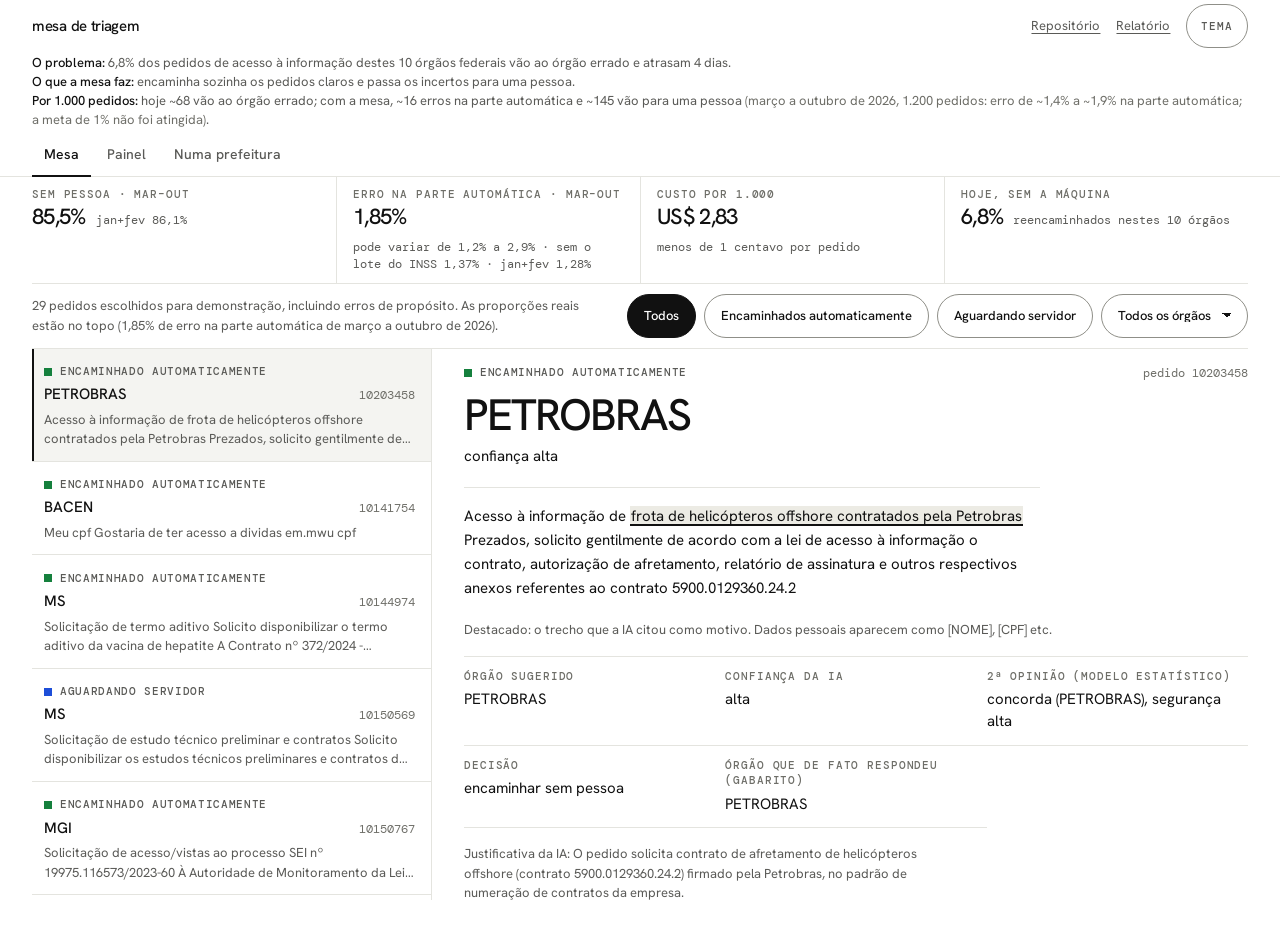
<file: mesa/index.html>
<!doctype html>
<html lang="pt-BR">
<head>
<meta charset="utf-8">
<meta name="viewport" content="width=device-width, initial-scale=1">
<title>Mesa de triagem</title>
<meta name="description" content="Demonstração: a IA encaminha sozinha os pedidos de acesso à informação claros e passa os incertos para uma pessoa.">
<link rel="preconnect" href="https://fonts.googleapis.com">
<link rel="preconnect" href="https://fonts.gstatic.com" crossorigin>
<link href="https://fonts.googleapis.com/css2?family=DM+Mono:wght@400;500&family=Hanken+Grotesk:wght@400;500;600&display=swap" rel="stylesheet">
<link rel="stylesheet" href="estilo.css">
<script>
  try { const t = localStorage.getItem("mesa-tema"); if (t) document.documentElement.dataset.theme = t; } catch (e) {}
</script>
</head>
<body>
<header class="topo">
  <div class="topo-linha">
    <a class="marca" href="./">mesa de triagem</a>
    <nav class="links" aria-label="Links">
      <a href="https://github.com/luigiferrim/triagem-pedidos-publicos">Repositório</a>
      <a href="relatorio.html">Relatório</a>
      <button class="tema" type="button" id="tema" aria-label="Trocar entre tema claro e escuro">Tema</button>
    </nav>
  </div>
  <div class="resumo">
    <p><strong>O problema:</strong> <span data-n="pct_reenc">6,8%</span> dos pedidos de acesso à informação destes 10 órgãos federais vão ao órgão errado e atrasam <span data-n="atraso">4 dias</span>.</p>
    <p><strong>O que a mesa faz:</strong> encaminha sozinha os pedidos claros e passa os incertos para uma pessoa.</p>
    <p><strong>Por 1.000 pedidos:</strong> hoje <span data-n="por_mil_hoje">~68</span> vão ao órgão errado; com a mesa, <span data-n="por_mil_erros">~16</span> erros na parte automática e <span data-n="por_mil_pessoa">~145</span> vão para uma pessoa <span class="fonte-linha">(março a outubro de 2026, 1.200 pedidos: erro de <span data-n="faixa_erro">~1,4% a ~1,9%</span> na parte automática; a meta de 1% não foi atingida)</span>.</p>
  </div>
  <div class="abas" role="tablist" aria-label="Seções">
    <button type="button" role="tab" id="aba-mesa" aria-controls="vista-mesa" aria-selected="true">Mesa</button>
    <button type="button" role="tab" id="aba-painel" data-hash="painel" aria-controls="vista-painel" aria-selected="false" tabindex="-1">Painel</button>
    <button type="button" role="tab" id="aba-prefeitura" data-hash="prefeitura" aria-controls="vista-prefeitura" aria-selected="false" tabindex="-1">Numa prefeitura</button>
  </div>
</header>

<main class="principal">
  <section class="vista vista-mesa" id="vista-mesa" role="tabpanel" aria-labelledby="aba-mesa">
    <dl class="numeros" id="kpis" aria-label="Resultado em pedidos novos de março a outubro de 2026"></dl>

    <div id="ao-vivo" class="ao-vivo" hidden>
      <label class="rotulo-campo" for="novo-texto">Pedido novo (modo local, chama o modelo)</label>
      <textarea id="novo-texto" rows="2" placeholder="Cole aqui o texto de um pedido"></textarea>
      <div class="acoes"><button class="btn primario" type="button" id="classificar">Classificar</button><span class="ajuda" id="ao-vivo-status"></span></div>
    </div>

    <div class="barra-fila">
      <p class="aviso"><span class="longo"><span data-n="n_exemplos">29</span> pedidos escolhidos para demonstração, incluindo erros de propósito. As proporções reais estão no topo (<span data-n="erro_acum">1,85%</span> de erro na parte automática de março a outubro de 2026).</span><span class="curto"><span data-n="n_exemplos">29</span> exemplos, com erros de propósito. Proporções reais no topo.</span></p>
      <div class="filtros" role="group" aria-label="Filtros">
        <div class="pilulas" id="filtro-status"></div>
        <label class="sr" for="filtro-orgao">Órgão sugerido</label>
        <select id="filtro-orgao" class="pilula-select"></select>
      </div>
    </div>

    <div class="mesa">
      <div class="fila" id="fila" role="listbox" aria-label="Pedidos" tabindex="0"></div>
      <article class="detalhe" id="detalhe" aria-live="polite"></article>
    </div>
  </section>

  <section class="vista vista-painel" id="vista-painel" role="tabpanel" aria-labelledby="aba-painel" hidden>
    <div class="painel-conteudo">
      <h2 class="rotulo">Painel · curva com <span data-n="n_pedidos">500</span> pedidos novos de <span data-n="periodo">janeiro de 2026</span></h2>
      <h3 class="titulo-painel">Até onde a máquina decide sozinha</h3>
      <p class="ajuda">Arraste. Cada posição é uma regra; os números vêm das previsões reais dos <span data-n="n_pedidos">500</span> pedidos.</p>
      <div class="limiar-corpo">
        <div class="limiar-controle">
          <label class="rotulo-campo" for="controle">Pedidos encaminhados sem pessoa</label>
          <input type="range" id="controle" min="0" max="1" step="1" value="0" aria-describedby="regra">
          <div class="marcas" id="marcas"></div>
          <p class="regra" id="regra" aria-live="polite"></p>
        </div>
        <dl class="limiar-numeros" id="limiar-numeros"></dl>
      </div>
      <p class="fevereiro">Em fevereiro de 2026, a mesma regra, sem nenhuma mudança, errou <strong><span data-n="erro_fev">1,87%</span></strong> na parte automática: acima da meta de 1%. O erro muda de um mês para outro, e o limiar precisa de acompanhamento.</p>
      <div class="limiar-curva" id="curva" aria-hidden="true"></div>
      <div class="monitor" id="monitor" hidden>
        <h3 class="titulo-painel">Março a outubro de 2026: a regra mês a mês</h3>
        <p class="ajuda" id="monitor-ajuda"></p>
        <div class="tabela-rolagem" tabindex="0" role="region" aria-labelledby="monitor-legenda">
          <table class="tabela-monitor">
            <caption id="monitor-legenda">Erro na parte automática e alertas, com 150 pedidos por mês</caption>
            <thead><tr>
              <th scope="col">Mês</th>
              <th scope="col">Sem pessoa, regra original</th>
              <th scope="col">Erro, regra original</th>
              <th scope="col">Erro, regra corrigida</th>
              <th scope="col">Alerta simples</th>
              <th scope="col">Alerta robusto</th>
              <th scope="col">Sem o lote do INSS</th>
            </tr></thead>
            <tbody id="monitor-linhas"></tbody>
            <tfoot id="monitor-total"></tfoot>
          </table>
        </div>
        <ul class="monitor-notas" id="monitor-notas"></ul>
      </div>
      <p class="nota-dados">Dados: Fala.BR (CGU), pedidos de acesso à informação federais, como análogo de pedidos municipais. Textos com dados pessoais mascarados. Demonstração: nada do que você confirmar ou corrigir na Mesa é salvo.</p>
    </div>
  </section>
  <section class="vista vista-prefeitura" id="vista-prefeitura" role="tabpanel" aria-labelledby="aba-prefeitura" hidden>
    <div class="painel-conteudo texto-corrido">
      <h2 class="rotulo">Numa prefeitura · proposta</h2>
      <h3 class="titulo-painel">Onde a mesa entraria</h3>
      <p class="ajuda">Esta é uma proposta feita com informação pública. Não descreve como esses sistemas funcionam por dentro.</p>

      <h4>Quem usa</h4>
      <p>O servidor que faz a triagem. Ele recebe os pedidos em que o cidadão escolheu o setor errado ou escreveu num canal livre, como ouvidoria, protocolo geral ou WhatsApp, e decide para qual secretaria cada um vai.</p>

      <h4>Em que ponto do fluxo</h4>
      <p>Num sistema de protocolo e ouvidoria como o 1Doc, em que as demandas chegam em texto livre e há atendimento por WhatsApp, a mesa ficaria no momento em que a demanda chega e ainda não tem secretaria. Para cada pedido, ela mostraria:</p>
      <ul>
        <li>a secretaria sugerida;</li>
        <li>o trecho do texto que motivou a sugestão;</li>
        <li>uma linha com o motivo.</li>
      </ul>
      <p>Os pedidos claros seguiriam direto, e os incertos ficariam na fila do servidor, como na aba Mesa.</p>

      <h4>Como começar: piloto em modo sombra</h4>
      <ul>
        <li>Durante 4 semanas, a IA sugere e o servidor decide; nada é encaminhado sozinho.</li>
        <li>O piloto mede o erro de destino de hoje, o erro da triagem humana, e quanto a IA acertaria e em quantos pedidos ela ficaria em dúvida.</li>
        <li>Só depois disso se escolhe, com margem, a partir de onde a mesa encaminha sozinha. O monitoramento de 2026 mostrou que o erro muda de um mês para outro.</li>
      </ul>

      <h4>Testado numa prefeitura: São Paulo</h4>
      <p>Com pedidos do e-SIC da Prefeitura de São Paulo para as 10 secretarias e empresas municipais que mais recebem pedidos:</p>
      <ul>
        <li><strong>Hoje,</strong> <span data-n="sp_hoje">~123</span> de cada 1.000 pedidos trocam de órgão (2024), quase o dobro do federal.</li>
        <li><strong>A mesma IA</strong> acertou <span data-n="sp_acerto">88,6%</span> dos pedidos de 2025 sem abstenção, contra <span data-n="sp_acerto_ml">77,6%</span> do modelo estatístico.</li>
        <li><strong>Com um limiar ajustado para SP</strong> com só 299 pedidos, encaminhou <span data-n="sp_cob_sp">67,7%</span> sem pessoa, com <span data-n="sp_erro_sp">2,37%</span> de erro na parte automática: cerca de <span data-n="sp_por_mil">16</span> erros por 1.000. O limiar se mostrou instável.</li>
        <li><strong>Com a regra da mesa federal,</strong> sem ajuste, encaminharia <span data-n="sp_cob">78,2%</span>, com os mesmos erros (<span data-n="sp_erro">2,05%</span>). No federal, a mesma regra errou menos de 1% no teste equivalente. Por isso o piloto em sombra vem antes de qualquer encaminhamento automático.</li>
      </ul>
      <p class="ajuda">Outro período, outros órgãos e outra base: a comparação com o federal é indicativa. Detalhes no README, §4d.</p>

      <h4>A ideia não é nova no setor público</h4>
      <ul>
        <li><strong>SAJ Procuradorias (Softplan):</strong> já faz a distribuição automática de processos entre procuradores, por regras que cada procuradoria configura, como especialidade e vínculo com a parte. A mesa faria algo parecido no primeiro encaminhamento de um pedido, com um modelo de linguagem no lugar das regras fixas. Fonte: <a href="https://sajajuda.procuradorias.softplan.com.br/hc/pt-br/sections/13609392302743-Distribui%C3%A7%C3%A3o">central de ajuda do SAJ Procuradorias, seção Distribuição</a>.</li>
        <li><strong>Fala.BR (CGU):</strong> em abril de 2026, a CGU anunciou que, nos próximos meses, a plataforma vai sugerir automaticamente a classificação da manifestação, inclusive o órgão destinatário. Fonte: <a href="https://jornaldebrasilia.com.br/noticias/brasil/fala-br-adota-inteligencia-artificial-para-simplificar-atendimento/">Jornal de Brasília, 06/04/2026</a>.</li>
      </ul>
    </div>
  </section>
</main>
<script src="app.js"></script>
</body>
</html>
</file>
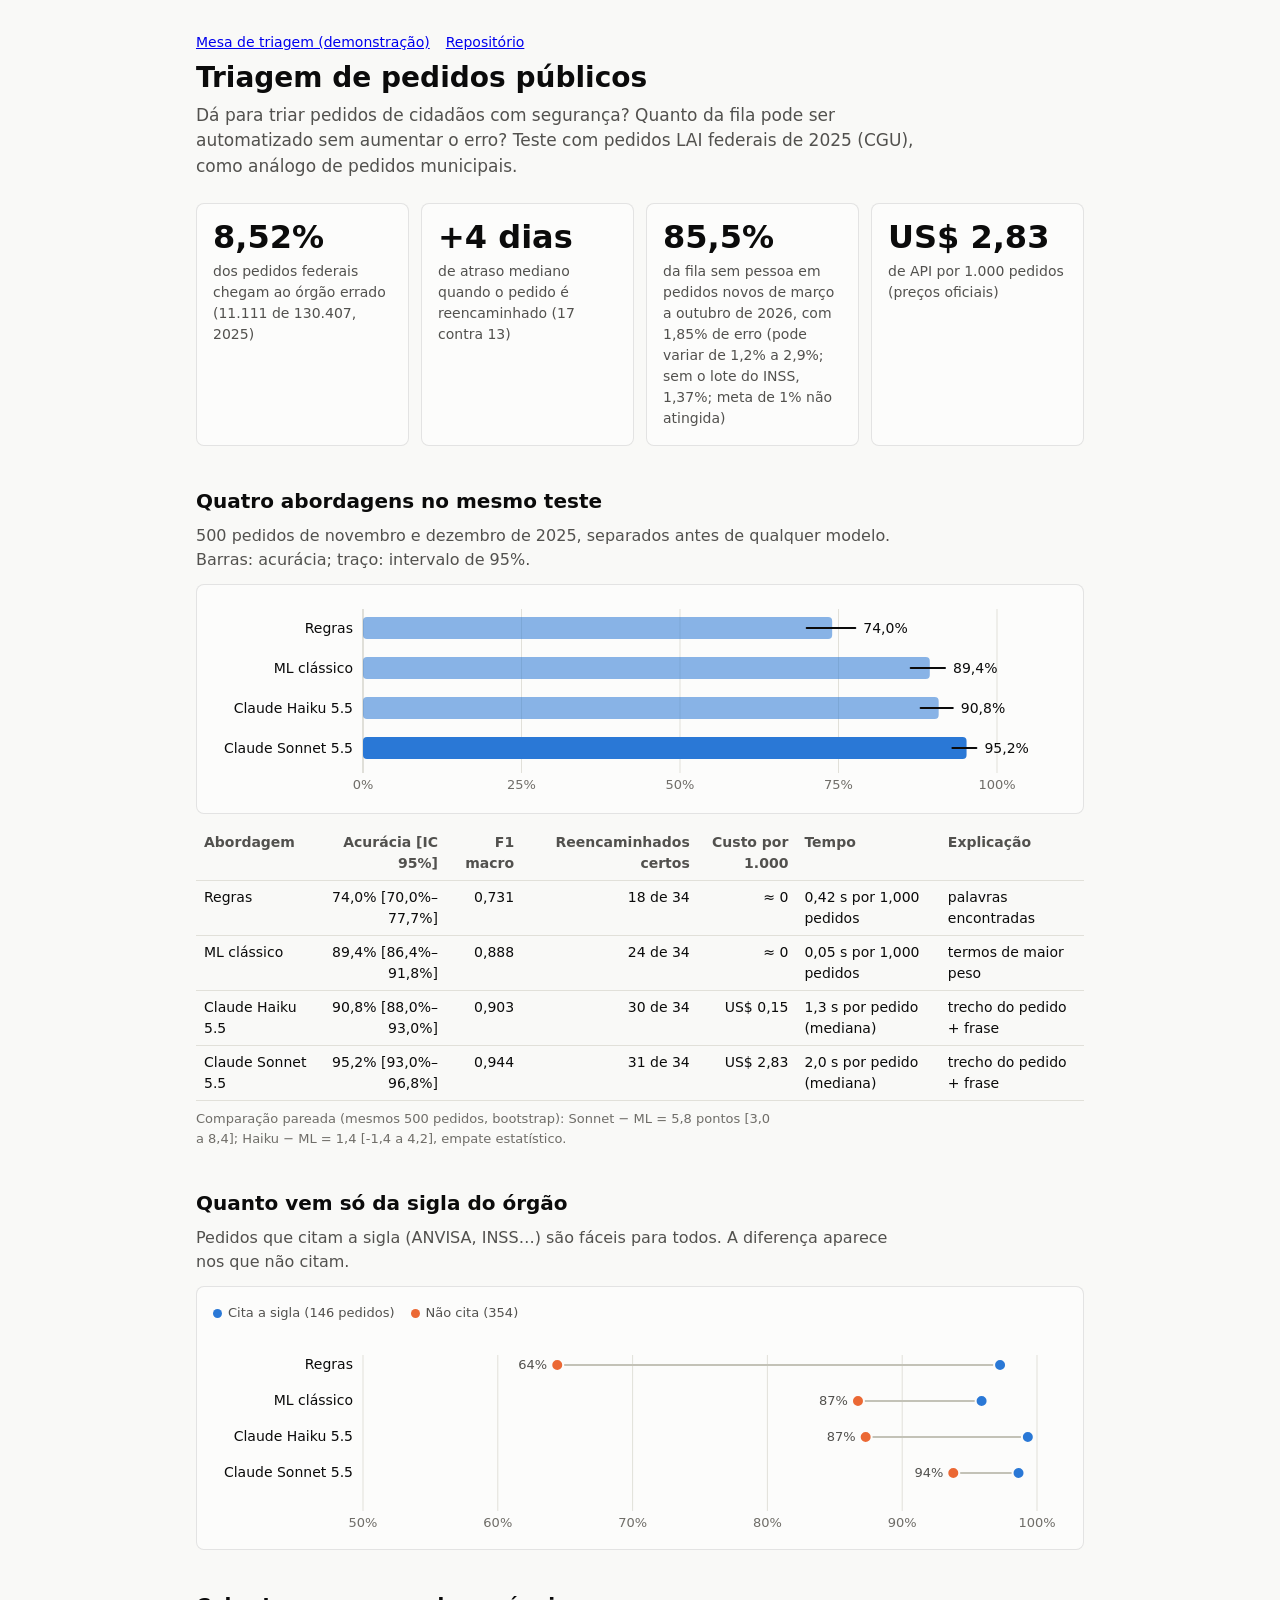
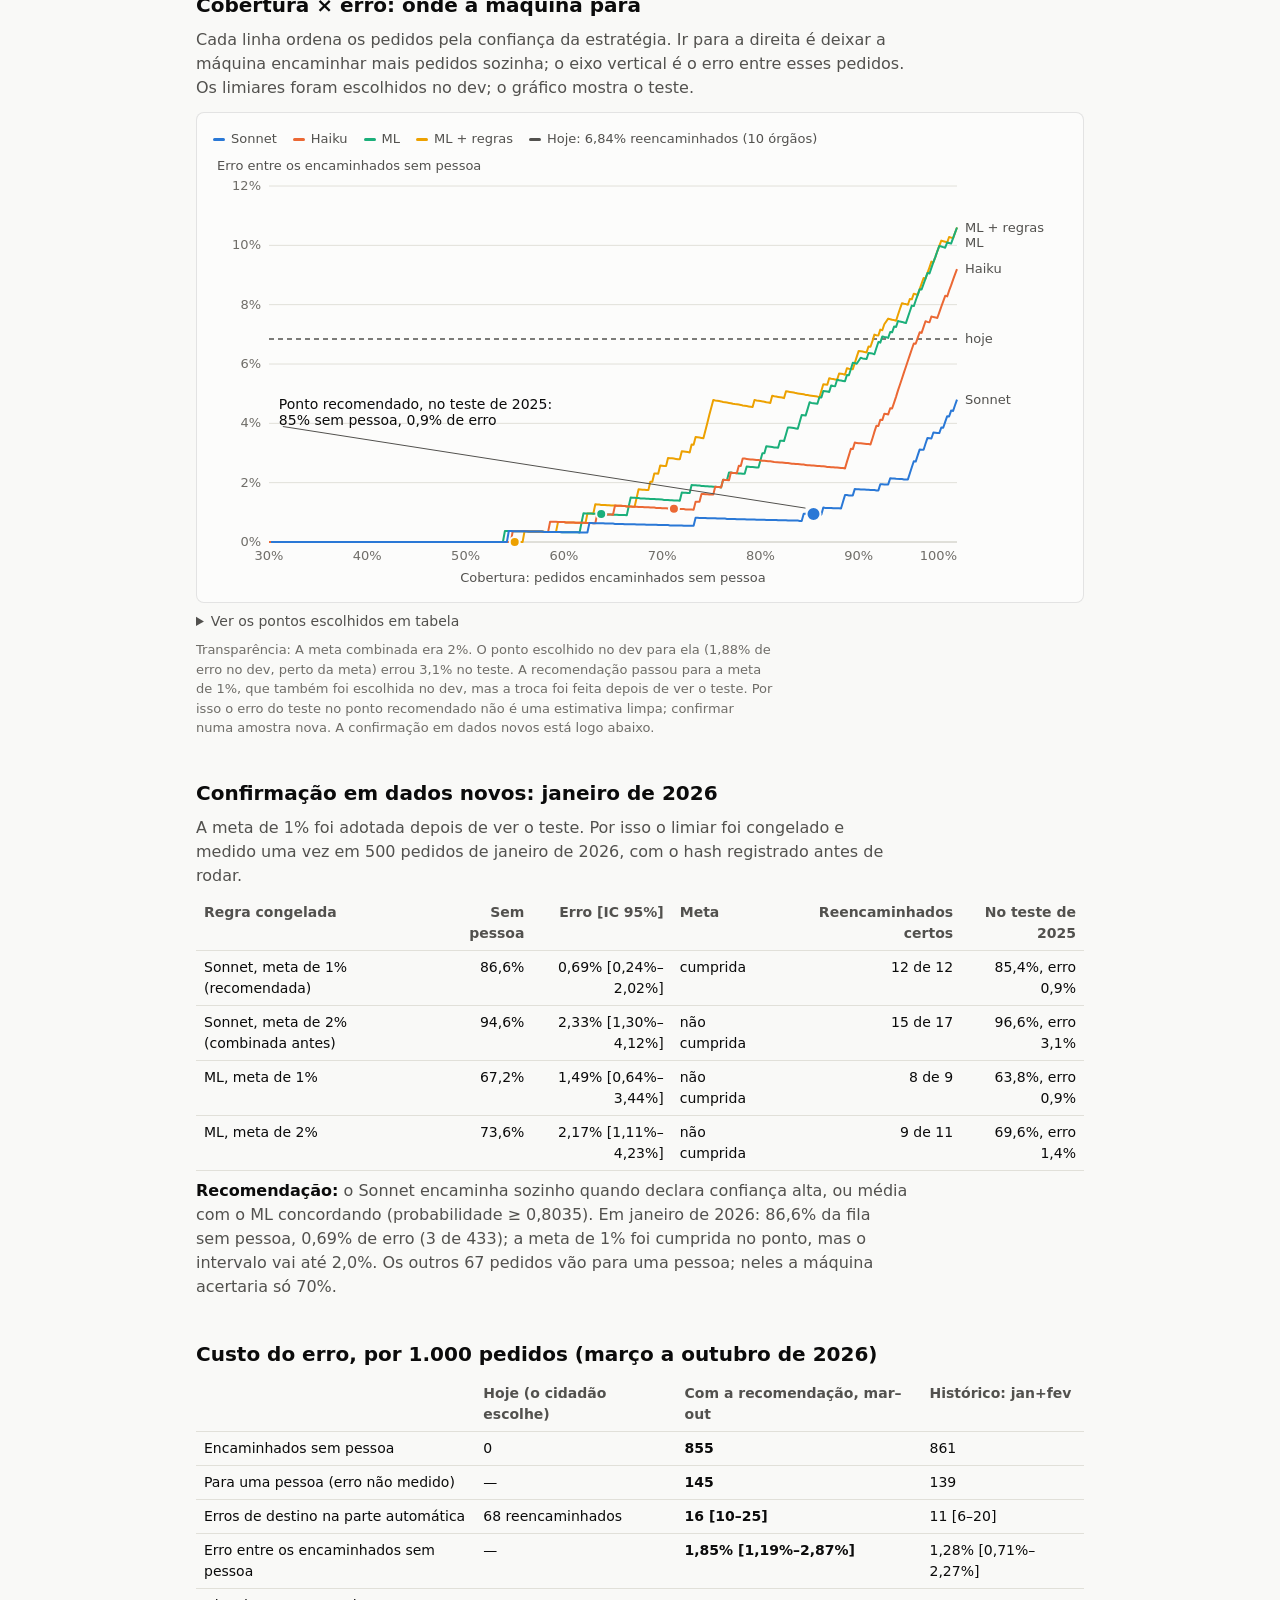
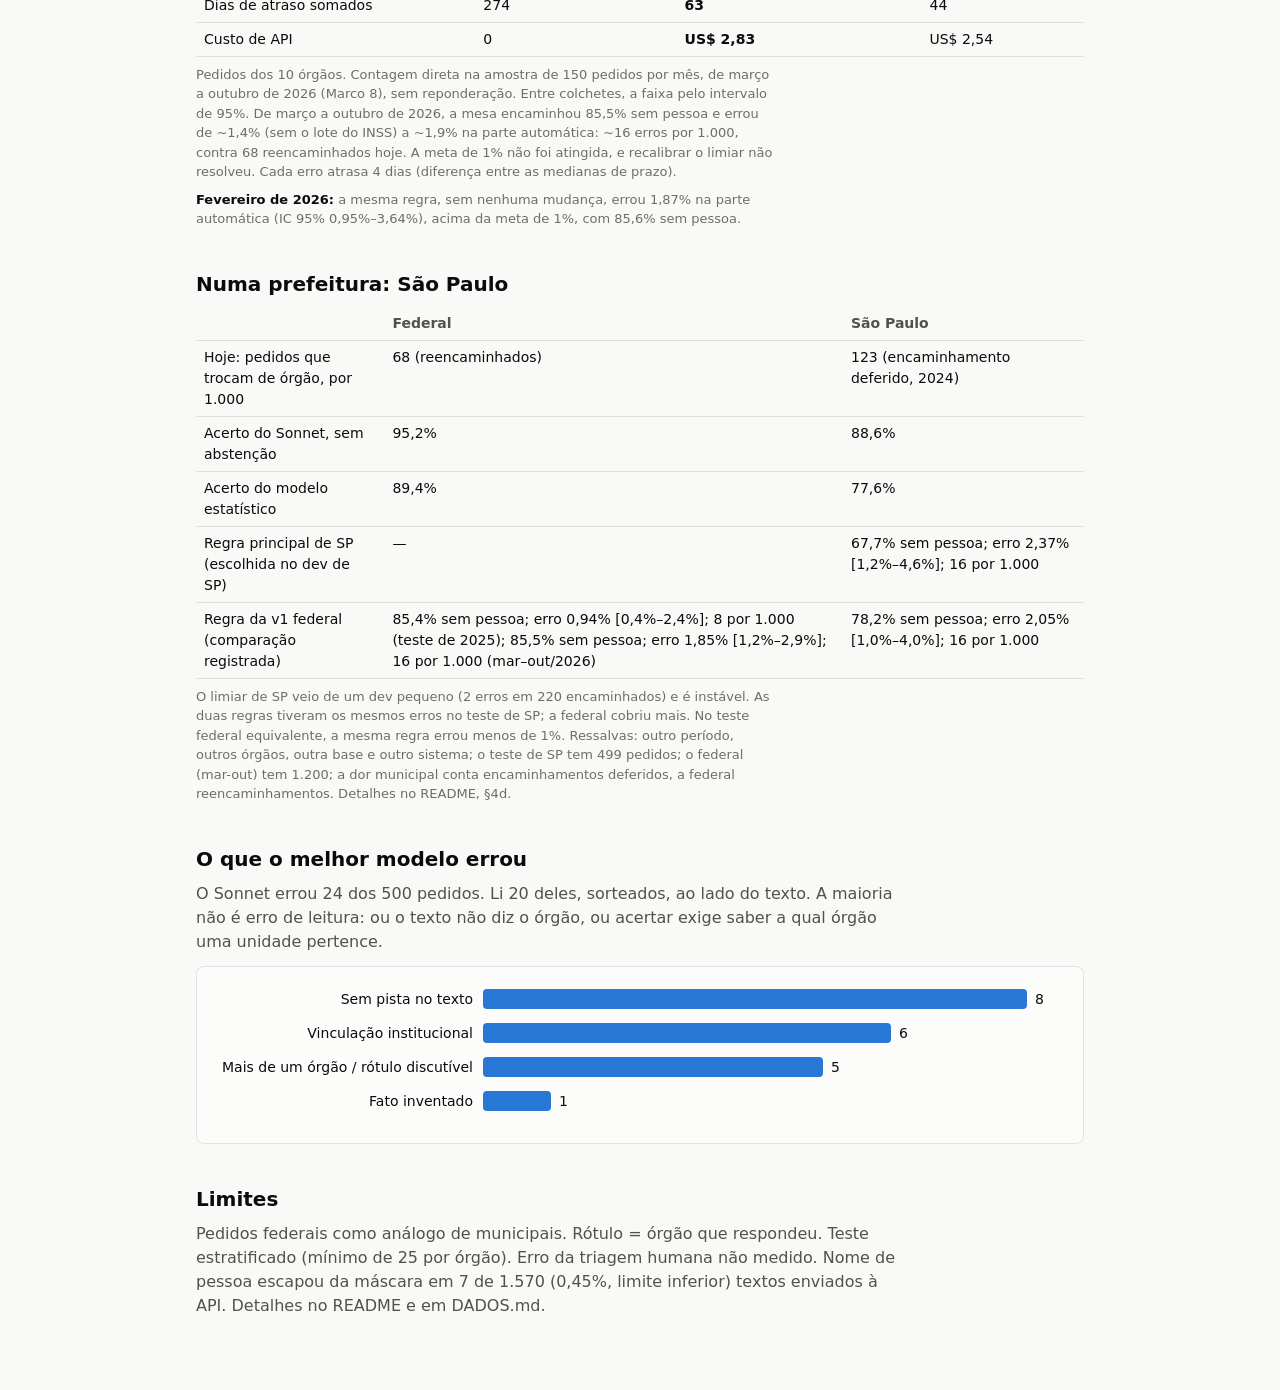
<file: report.html>
<!doctype html>
<html lang="pt-BR">
<head>
<meta charset="utf-8">
<meta name="viewport" content="width=device-width, initial-scale=1">
<title>Triagem de pedidos públicos</title>
<style>
:root {
  color-scheme: light;
  --page: #f9f9f7; --surface: #fcfcfb; --ink: #0b0b0b; --ink-2: #52514e; --muted: #6f6d68;
  --grid: #e1e0d9; --axis: #c3c2b7; --border: rgba(11,11,11,0.10);
  --s1: #2a78d6; --s2: #eb6834; --s3: #1baf7a; --s4: #eda100; --ref: #52514e;
}
@media (prefers-color-scheme: dark) {
  :root:not([data-theme="light"]) {
    color-scheme: dark;
    --page: #0d0d0d; --surface: #1a1a19; --ink: #f0efec; --ink-2: #c3c2b7; --muted: #9a988f;
    --grid: #2c2c2a; --axis: #383835; --border: rgba(255,255,255,0.10);
    --s1: #3987e5; --s2: #d95926; --s3: #199e70; --s4: #c98500; --ref: #c3c2b7;
  }
}
:root[data-theme="dark"] {
  color-scheme: dark;
  --page: #0d0d0d; --surface: #1a1a19; --ink: #f0efec; --ink-2: #c3c2b7; --muted: #9a988f;
  --grid: #2c2c2a; --axis: #383835; --border: rgba(255,255,255,0.10);
  --s1: #3987e5; --s2: #d95926; --s3: #199e70; --s4: #c98500; --ref: #c3c2b7;
}
* { box-sizing: border-box; }
body { margin: 0; background: var(--page); color: var(--ink); font: 16px/1.5 system-ui, -apple-system, "Segoe UI", sans-serif; }
main { max-width: 920px; margin: 0 auto; padding: 32px 16px 64px; }
h1 { font-size: 28px; line-height: 1.2; margin: 0 0 8px; }
h2 { font-size: 20px; margin: 40px 0 8px; }
p { margin: 8px 0; color: var(--ink-2); max-width: 70ch; }
.lead { font-size: 17px; }
.tiles { display: grid; grid-template-columns: repeat(auto-fit, minmax(min(180px, 100%), 1fr)); gap: 12px; margin: 24px 0 8px; }
.tile { background: var(--surface); border: 1px solid var(--border); border-radius: 8px; padding: 16px; }
.tile .v { font-size: 32px; font-weight: 600; line-height: 1.1; }
.tile .l { color: var(--ink-2); font-size: 14px; margin-top: 6px; }
.card { background: var(--surface); border: 1px solid var(--border); border-radius: 8px; padding: 16px; margin-top: 12px; position: relative; }
svg { display: block; width: 100%; height: auto; overflow: visible; }
.links-topo { font-size: 14px; margin: 0 0 8px; }
.links-topo a { margin-right: 16px; }
td.destaque { font-weight: 600; }
svg text { fill: var(--muted); font-size: 13px; font-variant-numeric: tabular-nums; }
svg .lbl { fill: var(--ink); font-size: 14px; }
svg .lbl2 { fill: var(--ink-2); font-size: 13px; }
.legend { display: flex; flex-wrap: wrap; gap: 16px; font-size: 13px; color: var(--ink-2); margin-bottom: 8px; }
.legend span::before { content: ""; display: inline-block; width: 12px; height: 3px; border-radius: 2px; background: var(--c); margin-right: 6px; vertical-align: middle; }
.legend .dot::before { width: 9px; height: 9px; border-radius: 50%; }
.tip { position: absolute; pointer-events: none; background: var(--surface); color: var(--ink); border: 1px solid var(--border);
       border-radius: 6px; padding: 8px 10px; font-size: 13px; box-shadow: 0 2px 8px rgba(0,0,0,0.12); display: none; white-space: nowrap; z-index: 2; }
table { border-collapse: collapse; width: 100%; font-size: 14px; font-variant-numeric: tabular-nums; }
th, td { text-align: left; padding: 6px 8px; border-bottom: 1px solid var(--grid); vertical-align: top; }
th { color: var(--ink-2); font-weight: 600; }
td.n, th.n { text-align: right; }
.scroll { overflow-x: auto; }
details { margin-top: 8px; font-size: 14px; color: var(--ink-2); }
summary { cursor: pointer; }
.note { font-size: 13px; color: var(--muted); }
strong { color: var(--ink); }
</style>
</head>
<body>
<main>
<p class="links-topo"><a href="https://mesa-triagem.vercel.app/">Mesa de triagem (demonstração)</a><a href="https://github.com/luigiferrim/triagem-pedidos-publicos">Repositório</a></p>
<h1>Triagem de pedidos públicos</h1>
<p class="lead">Dá para triar pedidos de cidadãos com segurança? Quanto da fila pode ser automatizado sem aumentar o erro? Teste com pedidos LAI federais de 2025 (CGU), como análogo de pedidos municipais.</p>

<div class="tiles" id="tiles"></div>

<h2>Quatro abordagens no mesmo teste</h2>
<p>500 pedidos de novembro e dezembro de 2025, separados antes de qualquer modelo. Barras: acurácia; traço: intervalo de 95%.</p>
<div class="card" id="c-acur"><div class="tip"></div></div>
<div class="scroll" style="margin-top:12px"><table id="t-abord"></table></div>
<p class="note" id="n-pareada"></p>

<h2>Quanto vem só da sigla do órgão</h2>
<p>Pedidos que citam a sigla (ANVISA, INSS…) são fáceis para todos. A diferença aparece nos que não citam.</p>
<div class="card" id="c-sigla"><div class="tip"></div></div>

<h2>Cobertura × erro: onde a máquina para</h2>
<p>Cada linha ordena os pedidos pela confiança da estratégia. Ir para a direita é deixar a máquina encaminhar mais pedidos sozinha; o eixo vertical é o erro entre esses pedidos. Os limiares foram escolhidos no dev; o gráfico mostra o teste.</p>
<div class="card" id="c-curva"><div class="tip"></div></div>
<details><summary>Ver os pontos escolhidos em tabela</summary><div class="scroll"><table id="t-pontos"></table></div></details>
<p class="note" id="p-pre"></p>

<h2>Confirmação em dados novos: janeiro de 2026</h2>
<p>A meta de 1% foi adotada depois de ver o teste. Por isso o limiar foi congelado e medido uma vez em 500 pedidos de janeiro de 2026, com o hash registrado antes de rodar.</p>
<div class="scroll"><table id="t-holdout"></table></div>
<p id="p-rec"></p>

<h2>Custo do erro, por 1.000 pedidos (março a outubro de 2026)</h2>
<div class="scroll"><table id="t-custo"></table></div>
<p class="note" id="p-premissas"></p>
<p class="note" id="p-fevereiro"></p>

<h2 id="h-sp" hidden>Numa prefeitura: São Paulo</h2>
<div class="scroll"><table id="t-sp"></table></div>
<p class="note" id="p-sp"></p>

<h2>O que o melhor modelo errou</h2>
<p id="p-erros"></p>
<div class="card" id="c-erros"><div class="tip"></div></div>

<h2>Limites</h2>
<p>Pedidos federais como análogo de municipais. Rótulo = órgão que respondeu. Teste estratificado (mínimo de 25 por órgão). Erro da triagem humana não medido. Nome de pessoa escapou da máscara em <span id="pii-n"></span> textos enviados à API. Detalhes no README e em DADOS.md.</p>
</main>
<script>
const D = {"dor": {"pct_errado": 8.52, "n": 130407, "n_errado": 11111, "atraso": 4.0, "med_certo": 13.0, "med_reenc": 17.0, "pct_reenc_top10": 6.84}, "abordagens": [{"nome": "regras", "rotulo": "Regras", "acuracia": 0.74, "ic": [0.6998, 0.7765], "f1": 0.7308, "cita": 0.9726, "n_cita": 146, "nao_cita": 0.6441, "n_nao_cita": 354, "reenc": "18 de 34", "custo_1000": 0.0, "tempo": "0,42 s por 1,000 pedidos"}, {"nome": "ml", "rotulo": "ML clássico", "acuracia": 0.894, "ic": [0.8639, 0.918], "f1": 0.8881, "cita": 0.9589, "n_cita": 146, "nao_cita": 0.8672, "n_nao_cita": 354, "reenc": "24 de 34", "custo_1000": 0.0, "tempo": "0,05 s por 1,000 pedidos"}, {"nome": "haiku", "rotulo": "Claude Haiku 5.5", "acuracia": 0.908, "ic": [0.8795, 0.9303], "f1": 0.9029, "cita": 0.9932, "n_cita": 146, "nao_cita": 0.8729, "n_nao_cita": 354, "reenc": "30 de 34", "custo_1000": 0.149, "tempo": "1,3 s por pedido (mediana)"}, {"nome": "sonnet", "rotulo": "Claude Sonnet 5.5", "acuracia": 0.952, "ic": [0.9296, 0.9675], "f1": 0.9435, "cita": 0.9863, "n_cita": 146, "nao_cita": 0.9379, "n_nao_cita": 354, "reenc": "31 de 34", "custo_1000": 2.8349, "tempo": "2,0 s por pedido (mediana)"}], "comparacoes": {"sonnet_vs_ml": {"diferenca_pp": 5.8, "ic95_pp": [3.0, 8.4], "so_a_acerta": 38, "so_b_acerta": 9}, "haiku_vs_ml": {"diferenca_pp": 1.4, "ic95_pp": [-1.4, 4.2], "so_a_acerta": 29, "so_b_acerta": 22}, "sonnet_vs_haiku": {"diferenca_pp": 4.4, "ic95_pp": [2.6, 6.4], "so_a_acerta": 25, "so_b_acerta": 3}, "haiku_vs_regras": {"diferenca_pp": 16.8, "ic95_pp": [13.2, 20.6], "so_a_acerta": 95, "so_b_acerta": 11}}, "curvas": {"ml": {"rotulo": "ML", "pontos": [[0.052, 0.0], [0.082, 0.0], [0.096, 0.0], [0.112, 0.0], [0.128, 0.0], [0.142, 0.0], [0.16, 0.0], [0.172, 0.0], [0.18, 0.0], [0.184, 0.0], [0.196, 0.0], [0.204, 0.0], [0.206, 0.0], [0.212, 0.0], [0.22, 0.0], [0.226, 0.0], [0.228, 0.0], [0.232, 0.0], [0.24, 0.0], [0.244, 0.0], [0.248, 0.0], [0.252, 0.0], [0.256, 0.0], [0.258, 0.0], [0.264, 0.0], [0.266, 0.0], [0.268, 0.0], [0.272, 0.0], [0.274, 0.0], [0.278, 0.0], [0.284, 0.0], [0.29, 0.0], [0.296, 0.0], [0.298, 0.0], [0.3, 0.0], [0.304, 0.0], [0.306, 0.0], [0.31, 0.0], [0.316, 0.0], [0.322, 0.0], [0.33, 0.0], [0.332, 0.0], [0.336, 0.0], [0.34, 0.0], [0.342, 0.0], [0.348, 0.0], [0.352, 0.0], [0.354, 0.0], [0.356, 0.0], [0.358, 0.0], [0.36, 0.0], [0.362, 0.0], [0.364, 0.0], [0.37, 0.0], [0.372, 0.0], [0.374, 0.0], [0.376, 0.0], [0.378, 0.0], [0.38, 0.0], [0.382, 0.0], [0.384, 0.0], [0.386, 0.0], [0.388, 0.0], [0.396, 0.0], [0.398, 0.0], [0.4, 0.0], [0.402, 0.0], [0.406, 0.0], [0.408, 0.0], [0.41, 0.0], [0.412, 0.0], [0.414, 0.0], [0.416, 0.0], [0.418, 0.0], [0.42, 0.0], [0.422, 0.0], [0.424, 0.0], [0.426, 0.0], [0.428, 0.0], [0.43, 0.0], [0.432, 0.0], [0.434, 0.0], [0.436, 0.0], [0.438, 0.0], [0.44, 0.0], [0.442, 0.0], [0.444, 0.0], [0.446, 0.0], [0.45, 0.0], [0.452, 0.0], [0.454, 0.0], [0.456, 0.0], [0.458, 0.0], [0.46, 0.0], [0.462, 0.0], [0.464, 0.0], [0.466, 0.0], [0.468, 0.0], [0.47, 0.0], [0.474, 0.0], [0.476, 0.0], [0.478, 0.0], [0.48, 0.0], [0.482, 0.0], [0.484, 0.0], [0.486, 0.0], [0.488, 0.0], [0.49, 0.0], [0.492, 0.0], [0.494, 0.0], [0.496, 0.0], [0.498, 0.0], [0.5, 0.0], [0.504, 0.0], [0.506, 0.0], [0.51, 0.0], [0.512, 0.0], [0.514, 0.0], [0.518, 0.0], [0.52, 0.0], [0.522, 0.0], [0.524, 0.0], [0.526, 0.0], [0.528, 0.0], [0.53, 0.0], [0.532, 0.0], [0.536, 0.0], [0.538, 0.0], [0.54, 0.0037], [0.542, 0.0037], [0.544, 0.0037], [0.546, 0.0037], [0.548, 0.0036], [0.55, 0.0036], [0.552, 0.0036], [0.554, 0.0036], [0.556, 0.0036], [0.558, 0.0036], [0.56, 0.0036], [0.562, 0.0036], [0.566, 0.0035], [0.568, 0.0035], [0.57, 0.0035], [0.572, 0.0035], [0.574, 0.0035], [0.576, 0.0035], [0.58, 0.0034], [0.582, 0.0034], [0.586, 0.0034], [0.588, 0.0034], [0.59, 0.0034], [0.592, 0.0034], [0.594, 0.0034], [0.596, 0.0034], [0.598, 0.0033], [0.6, 0.0033], [0.602, 0.0033], [0.604, 0.0033], [0.606, 0.0033], [0.608, 0.0033], [0.61, 0.0033], [0.612, 0.0033], [0.614, 0.0033], [0.616, 0.0032], [0.618, 0.0065], [0.62, 0.0097], [0.622, 0.0096], [0.624, 0.0096], [0.626, 0.0096], [0.628, 0.0096], [0.63, 0.0095], [0.632, 0.0095], [0.634, 0.0095], [0.636, 0.0094], [0.638, 0.0094], [0.64, 0.0094], [0.644, 0.0093], [0.646, 0.0093], [0.648, 0.0093], [0.65, 0.0092], [0.652, 0.0092], [0.654, 0.0092], [0.656, 0.0091], [0.658, 0.0091], [0.66, 0.0091], [0.662, 0.0091], [0.664, 0.009], [0.666, 0.012], [0.668, 0.015], [0.67, 0.0149], [0.672, 0.0149], [0.674, 0.0148], [0.676, 0.0148], [0.678, 0.0147], [0.68, 0.0147], [0.682, 0.0147], [0.684, 0.0146], [0.686, 0.0146], [0.688, 0.0145], [0.69, 0.0145], [0.692, 0.0145], [0.694, 0.0144], [0.696, 0.0144], [0.7, 0.0143], [0.702, 0.0142], [0.704, 0.0142], [0.706, 0.0142], [0.708, 0.0141], [0.71, 0.0141], [0.712, 0.014], [0.714, 0.014], [0.716, 0.014], [0.718, 0.0139], [0.72, 0.0167], [0.722, 0.0166], [0.724, 0.0166], [0.726, 0.0165], [0.728, 0.0165], [0.73, 0.0192], [0.732, 0.0191], [0.734, 0.0191], [0.736, 0.019], [0.738, 0.019], [0.74, 0.0189], [0.742, 0.0189], [0.744, 0.0188], [0.746, 0.0188], [0.748, 0.0187], [0.75, 0.0187], [0.752, 0.0186], [0.754, 0.0186], [0.756, 0.0185], [0.758, 0.0185], [0.76, 0.0184], [0.762, 0.021], [0.764, 0.0209], [0.766, 0.0209], [0.768, 0.0234], [0.77, 0.0234], [0.772, 0.0233], [0.774, 0.0233], [0.776, 0.0232], [0.778, 0.0231], [0.78, 0.0231], [0.782, 0.023], [0.784, 0.023], [0.786, 0.0254], [0.79, 0.0253], [0.792, 0.0253], [0.794, 0.0252], [0.796, 0.0251], [0.798, 0.0251], [0.8, 0.0275], [0.802, 0.0299], [0.804, 0.0299], [0.806, 0.0323], [0.808, 0.0322], [0.81, 0.0321], [0.812, 0.032], [0.814, 0.0319], [0.816, 0.0319], [0.818, 0.0318], [0.82, 0.0341], [0.822, 0.0341], [0.824, 0.034], [0.826, 0.0363], [0.828, 0.0386], [0.83, 0.0386], [0.832, 0.0385], [0.834, 0.0384], [0.836, 0.0383], [0.838, 0.0382], [0.84, 0.0405], [0.842, 0.0428], [0.844, 0.0427], [0.846, 0.0426], [0.848, 0.0448], [0.85, 0.0471], [0.852, 0.0469], [0.854, 0.0468], [0.856, 0.0467], [0.858, 0.0466], [0.86, 0.0488], [0.862, 0.0487], [0.864, 0.0509], [0.866, 0.0508], [0.868, 0.0507], [0.87, 0.0506], [0.872, 0.0528], [0.874, 0.0526], [0.876, 0.0525], [0.878, 0.0547], [0.88, 0.0545], [0.882, 0.0544], [0.884, 0.0543], [0.886, 0.0542], [0.888, 0.0563], [0.89, 0.0562], [0.892, 0.0583], [0.894, 0.0604], [0.896, 0.0603], [0.898, 0.0601], [0.902, 0.0621], [0.904, 0.0619], [0.906, 0.0618], [0.908, 0.0617], [0.91, 0.0637], [0.912, 0.0636], [0.914, 0.0635], [0.916, 0.0633], [0.918, 0.0654], [0.92, 0.0674], [0.922, 0.0672], [0.924, 0.0693], [0.926, 0.0691], [0.928, 0.069], [0.93, 0.0688], [0.932, 0.0708], [0.934, 0.0707], [0.936, 0.0726], [0.938, 0.0725], [0.94, 0.0745], [0.942, 0.0743], [0.944, 0.0742], [0.946, 0.074], [0.948, 0.0738], [0.95, 0.0758], [0.952, 0.0777], [0.954, 0.0797], [0.956, 0.0795], [0.958, 0.0814], [0.96, 0.0833], [0.962, 0.0852], [0.964, 0.0851], [0.966, 0.087], [0.968, 0.0888], [0.97, 0.0907], [0.972, 0.0905], [0.974, 0.0924], [0.976, 0.0943], [0.978, 0.0961], [0.98, 0.098], [0.982, 0.0998], [0.984, 0.0996], [0.986, 0.0994], [0.988, 0.0992], [0.99, 0.101], [0.992, 0.1008], [0.994, 0.1006], [0.996, 0.1024], [0.998, 0.1042], [1.0, 0.106]], "sem_abstencao": 0.106}, "ml_regras": {"rotulo": "ML + regras", "pontos": [[0.052, 0.0], [0.082, 0.0], [0.096, 0.0], [0.112, 0.0], [0.128, 0.0], [0.142, 0.0], [0.16, 0.0], [0.172, 0.0], [0.18, 0.0], [0.184, 0.0], [0.196, 0.0], [0.202, 0.0], [0.204, 0.0], [0.21, 0.0], [0.218, 0.0], [0.222, 0.0], [0.224, 0.0], [0.226, 0.0], [0.234, 0.0], [0.238, 0.0], [0.242, 0.0], [0.246, 0.0], [0.248, 0.0], [0.25, 0.0], [0.254, 0.0], [0.256, 0.0], [0.258, 0.0], [0.262, 0.0], [0.264, 0.0], [0.268, 0.0], [0.274, 0.0], [0.28, 0.0], [0.286, 0.0], [0.288, 0.0], [0.29, 0.0], [0.294, 0.0], [0.296, 0.0], [0.3, 0.0], [0.306, 0.0], [0.31, 0.0], [0.318, 0.0], [0.32, 0.0], [0.324, 0.0], [0.328, 0.0], [0.33, 0.0], [0.336, 0.0], [0.34, 0.0], [0.342, 0.0], [0.344, 0.0], [0.346, 0.0], [0.348, 0.0], [0.35, 0.0], [0.354, 0.0], [0.356, 0.0], [0.358, 0.0], [0.36, 0.0], [0.362, 0.0], [0.364, 0.0], [0.366, 0.0], [0.368, 0.0], [0.37, 0.0], [0.378, 0.0], [0.38, 0.0], [0.382, 0.0], [0.386, 0.0], [0.388, 0.0], [0.39, 0.0], [0.392, 0.0], [0.394, 0.0], [0.396, 0.0], [0.398, 0.0], [0.4, 0.0], [0.402, 0.0], [0.404, 0.0], [0.406, 0.0], [0.408, 0.0], [0.41, 0.0], [0.412, 0.0], [0.414, 0.0], [0.416, 0.0], [0.418, 0.0], [0.42, 0.0], [0.424, 0.0], [0.426, 0.0], [0.428, 0.0], [0.43, 0.0], [0.432, 0.0], [0.434, 0.0], [0.436, 0.0], [0.438, 0.0], [0.44, 0.0], [0.442, 0.0], [0.446, 0.0], [0.448, 0.0], [0.45, 0.0], [0.452, 0.0], [0.454, 0.0], [0.456, 0.0], [0.458, 0.0], [0.46, 0.0], [0.462, 0.0], [0.464, 0.0], [0.466, 0.0], [0.468, 0.0], [0.472, 0.0], [0.474, 0.0], [0.476, 0.0], [0.478, 0.0], [0.48, 0.0], [0.484, 0.0], [0.486, 0.0], [0.488, 0.0], [0.49, 0.0], [0.492, 0.0], [0.496, 0.0], [0.498, 0.0], [0.5, 0.0], [0.502, 0.0], [0.504, 0.0], [0.506, 0.0], [0.508, 0.0], [0.51, 0.0], [0.512, 0.0], [0.514, 0.0], [0.516, 0.0], [0.518, 0.0], [0.522, 0.0], [0.524, 0.0], [0.526, 0.0], [0.528, 0.0], [0.53, 0.0], [0.534, 0.0], [0.536, 0.0], [0.538, 0.0], [0.54, 0.0], [0.542, 0.0], [0.544, 0.0], [0.546, 0.0], [0.548, 0.0], [0.55, 0.0], [0.552, 0.0], [0.554, 0.0], [0.556, 0.0], [0.558, 0.0], [0.56, 0.0036], [0.562, 0.0036], [0.564, 0.0035], [0.566, 0.0035], [0.568, 0.0035], [0.57, 0.0035], [0.572, 0.0035], [0.574, 0.0035], [0.576, 0.0035], [0.578, 0.0035], [0.582, 0.0034], [0.584, 0.0034], [0.586, 0.0034], [0.588, 0.0034], [0.59, 0.0034], [0.592, 0.0034], [0.594, 0.0067], [0.596, 0.0067], [0.598, 0.0067], [0.6, 0.0067], [0.602, 0.0066], [0.604, 0.0066], [0.606, 0.0066], [0.608, 0.0066], [0.61, 0.0066], [0.612, 0.0065], [0.614, 0.0065], [0.616, 0.0065], [0.618, 0.0065], [0.62, 0.0065], [0.622, 0.0064], [0.624, 0.0096], [0.626, 0.0096], [0.628, 0.0096], [0.63, 0.0095], [0.632, 0.0127], [0.634, 0.0126], [0.636, 0.0126], [0.638, 0.0125], [0.64, 0.0125], [0.642, 0.0125], [0.644, 0.0124], [0.646, 0.0124], [0.648, 0.0123], [0.65, 0.0123], [0.652, 0.0123], [0.654, 0.0122], [0.656, 0.0122], [0.658, 0.0122], [0.66, 0.0121], [0.662, 0.0121], [0.664, 0.012], [0.666, 0.012], [0.668, 0.012], [0.67, 0.0119], [0.672, 0.0119], [0.674, 0.0148], [0.676, 0.0178], [0.678, 0.0177], [0.68, 0.0176], [0.682, 0.0176], [0.684, 0.0175], [0.686, 0.0175], [0.688, 0.0203], [0.69, 0.0203], [0.692, 0.0231], [0.694, 0.0231], [0.696, 0.023], [0.698, 0.0258], [0.7, 0.0257], [0.702, 0.0256], [0.704, 0.0256], [0.706, 0.0283], [0.708, 0.0282], [0.71, 0.0282], [0.712, 0.0281], [0.714, 0.028], [0.716, 0.0279], [0.718, 0.0279], [0.72, 0.0306], [0.722, 0.0305], [0.724, 0.0304], [0.726, 0.0303], [0.728, 0.0302], [0.73, 0.0329], [0.732, 0.0328], [0.734, 0.0354], [0.736, 0.0353], [0.738, 0.0352], [0.74, 0.0351], [0.742, 0.035], [0.744, 0.0376], [0.746, 0.0402], [0.748, 0.0428], [0.75, 0.0453], [0.752, 0.0479], [0.754, 0.0477], [0.756, 0.0476], [0.758, 0.0475], [0.76, 0.0474], [0.762, 0.0472], [0.764, 0.0471], [0.766, 0.047], [0.768, 0.0469], [0.77, 0.0468], [0.772, 0.0466], [0.774, 0.0465], [0.776, 0.0464], [0.778, 0.0463], [0.78, 0.0462], [0.782, 0.046], [0.784, 0.0459], [0.786, 0.0458], [0.788, 0.0457], [0.79, 0.0456], [0.792, 0.0455], [0.794, 0.0479], [0.796, 0.0477], [0.798, 0.0476], [0.8, 0.0475], [0.804, 0.0473], [0.806, 0.0471], [0.808, 0.047], [0.81, 0.0469], [0.812, 0.0493], [0.814, 0.0491], [0.816, 0.049], [0.818, 0.0489], [0.82, 0.0488], [0.822, 0.0487], [0.824, 0.0485], [0.826, 0.0508], [0.828, 0.0507], [0.83, 0.0506], [0.832, 0.0505], [0.834, 0.0504], [0.836, 0.0502], [0.838, 0.0501], [0.84, 0.05], [0.842, 0.0499], [0.844, 0.0498], [0.846, 0.0496], [0.848, 0.0495], [0.85, 0.0494], [0.852, 0.0493], [0.854, 0.0492], [0.856, 0.0491], [0.858, 0.049], [0.86, 0.0488], [0.862, 0.051], [0.864, 0.0532], [0.866, 0.0531], [0.868, 0.053], [0.87, 0.0552], [0.872, 0.055], [0.874, 0.0549], [0.876, 0.0548], [0.878, 0.0547], [0.88, 0.0568], [0.882, 0.0567], [0.884, 0.0566], [0.886, 0.0564], [0.888, 0.0586], [0.89, 0.0584], [0.892, 0.0583], [0.894, 0.0582], [0.896, 0.0603], [0.898, 0.0624], [0.9, 0.0644], [0.902, 0.0643], [0.904, 0.0642], [0.906, 0.064], [0.908, 0.0639], [0.91, 0.0659], [0.912, 0.0658], [0.914, 0.0678], [0.916, 0.0699], [0.918, 0.0697], [0.92, 0.0696], [0.922, 0.0716], [0.924, 0.0714], [0.926, 0.0734], [0.93, 0.0753], [0.932, 0.0751], [0.934, 0.0749], [0.936, 0.0748], [0.938, 0.0746], [0.94, 0.0766], [0.942, 0.0786], [0.944, 0.0805], [0.946, 0.0803], [0.948, 0.0802], [0.95, 0.08], [0.952, 0.0819], [0.954, 0.0818], [0.956, 0.0837], [0.958, 0.0835], [0.96, 0.0833], [0.962, 0.0852], [0.964, 0.0871], [0.966, 0.089], [0.968, 0.0888], [0.97, 0.0907], [0.972, 0.0926], [0.974, 0.0945], [0.976, 0.0943], [0.978, 0.0961], [0.98, 0.098], [0.982, 0.0998], [0.984, 0.1016], [0.986, 0.1014], [0.988, 0.1012], [0.99, 0.101], [0.992, 0.1028], [0.994, 0.1026], [0.996, 0.1024], [0.998, 0.1042], [1.0, 0.106]], "sem_abstencao": 0.106}, "haiku": {"rotulo": "Haiku", "pontos": [[0.052, 0.0], [0.08, 0.0], [0.094, 0.0], [0.108, 0.0], [0.124, 0.0], [0.138, 0.0], [0.156, 0.0], [0.166, 0.0], [0.174, 0.0], [0.178, 0.0], [0.19, 0.0], [0.194, 0.0], [0.196, 0.0], [0.2, 0.0], [0.208, 0.0], [0.214, 0.0], [0.216, 0.0], [0.218, 0.0], [0.226, 0.0], [0.23, 0.0], [0.232, 0.0], [0.236, 0.0], [0.24, 0.0], [0.242, 0.0], [0.248, 0.0], [0.25, 0.0], [0.252, 0.0], [0.256, 0.0], [0.258, 0.0], [0.262, 0.0], [0.266, 0.0], [0.272, 0.0], [0.276, 0.0], [0.278, 0.0], [0.282, 0.0], [0.284, 0.0], [0.288, 0.0], [0.294, 0.0], [0.3, 0.0], [0.308, 0.0], [0.31, 0.0], [0.314, 0.0], [0.316, 0.0], [0.318, 0.0], [0.324, 0.0], [0.328, 0.0], [0.33, 0.0], [0.332, 0.0], [0.334, 0.0], [0.336, 0.0], [0.338, 0.0], [0.34, 0.0], [0.342, 0.0], [0.344, 0.0], [0.346, 0.0], [0.348, 0.0], [0.35, 0.0], [0.352, 0.0], [0.354, 0.0], [0.356, 0.0], [0.358, 0.0], [0.36, 0.0], [0.362, 0.0], [0.364, 0.0], [0.366, 0.0], [0.368, 0.0], [0.372, 0.0], [0.374, 0.0], [0.376, 0.0], [0.378, 0.0], [0.38, 0.0], [0.382, 0.0], [0.384, 0.0], [0.386, 0.0], [0.388, 0.0], [0.39, 0.0], [0.392, 0.0], [0.394, 0.0], [0.396, 0.0], [0.398, 0.0], [0.4, 0.0], [0.402, 0.0], [0.404, 0.0], [0.406, 0.0], [0.408, 0.0], [0.41, 0.0], [0.412, 0.0], [0.414, 0.0], [0.416, 0.0], [0.418, 0.0], [0.42, 0.0], [0.422, 0.0], [0.424, 0.0], [0.426, 0.0], [0.428, 0.0], [0.43, 0.0], [0.432, 0.0], [0.434, 0.0], [0.436, 0.0], [0.438, 0.0], [0.44, 0.0], [0.442, 0.0], [0.444, 0.0], [0.446, 0.0], [0.448, 0.0], [0.45, 0.0], [0.452, 0.0], [0.454, 0.0], [0.458, 0.0], [0.46, 0.0], [0.464, 0.0], [0.466, 0.0], [0.468, 0.0], [0.47, 0.0], [0.472, 0.0], [0.474, 0.0], [0.476, 0.0], [0.48, 0.0], [0.482, 0.0], [0.484, 0.0], [0.486, 0.0], [0.488, 0.0], [0.49, 0.0], [0.492, 0.0], [0.494, 0.0], [0.496, 0.0], [0.498, 0.0], [0.5, 0.0], [0.502, 0.0], [0.504, 0.0], [0.508, 0.0], [0.51, 0.0], [0.512, 0.0], [0.514, 0.0], [0.516, 0.0], [0.518, 0.0], [0.52, 0.0], [0.522, 0.0], [0.524, 0.0], [0.526, 0.0], [0.528, 0.0], [0.53, 0.0], [0.532, 0.0], [0.534, 0.0], [0.536, 0.0], [0.538, 0.0], [0.54, 0.0], [0.542, 0.0], [0.544, 0.0], [0.546, 0.0], [0.548, 0.0036], [0.55, 0.0036], [0.552, 0.0036], [0.554, 0.0036], [0.556, 0.0036], [0.558, 0.0036], [0.56, 0.0036], [0.562, 0.0036], [0.566, 0.0035], [0.568, 0.0035], [0.57, 0.0035], [0.572, 0.0035], [0.574, 0.0035], [0.576, 0.0035], [0.578, 0.0035], [0.58, 0.0034], [0.582, 0.0034], [0.584, 0.0034], [0.586, 0.0068], [0.588, 0.0068], [0.59, 0.0068], [0.592, 0.0068], [0.594, 0.0067], [0.596, 0.0067], [0.598, 0.0067], [0.6, 0.0067], [0.602, 0.0066], [0.604, 0.0066], [0.606, 0.0066], [0.61, 0.0066], [0.612, 0.0065], [0.614, 0.0065], [0.616, 0.0065], [0.618, 0.0065], [0.62, 0.0065], [0.622, 0.0064], [0.624, 0.0064], [0.626, 0.0064], [0.628, 0.0064], [0.63, 0.0063], [0.632, 0.0063], [0.634, 0.0095], [0.636, 0.0094], [0.638, 0.0094], [0.64, 0.0094], [0.642, 0.0093], [0.644, 0.0093], [0.646, 0.0093], [0.648, 0.0093], [0.65, 0.0092], [0.652, 0.0123], [0.654, 0.0122], [0.656, 0.0122], [0.658, 0.0122], [0.66, 0.0121], [0.662, 0.0121], [0.664, 0.012], [0.668, 0.012], [0.67, 0.0119], [0.672, 0.0119], [0.674, 0.0119], [0.676, 0.0118], [0.678, 0.0118], [0.68, 0.0118], [0.682, 0.0117], [0.684, 0.0117], [0.686, 0.0117], [0.688, 0.0116], [0.69, 0.0116], [0.692, 0.0116], [0.694, 0.0115], [0.696, 0.0115], [0.698, 0.0115], [0.7, 0.0114], [0.702, 0.0114], [0.704, 0.0114], [0.706, 0.0113], [0.708, 0.0113], [0.71, 0.0113], [0.712, 0.0112], [0.714, 0.0112], [0.716, 0.0112], [0.718, 0.0111], [0.72, 0.0111], [0.722, 0.0111], [0.724, 0.011], [0.726, 0.011], [0.728, 0.011], [0.73, 0.011], [0.732, 0.0109], [0.734, 0.0136], [0.736, 0.0136], [0.738, 0.0136], [0.74, 0.0162], [0.742, 0.0162], [0.744, 0.0161], [0.746, 0.0161], [0.748, 0.016], [0.75, 0.016], [0.752, 0.016], [0.754, 0.0186], [0.756, 0.0185], [0.758, 0.0185], [0.76, 0.0184], [0.762, 0.021], [0.764, 0.0209], [0.766, 0.0209], [0.768, 0.0208], [0.77, 0.0234], [0.772, 0.0233], [0.774, 0.0233], [0.776, 0.0232], [0.778, 0.0257], [0.78, 0.0256], [0.782, 0.0281], [0.784, 0.0281], [0.786, 0.028], [0.788, 0.0279], [0.79, 0.0278], [0.792, 0.0278], [0.796, 0.0276], [0.798, 0.0276], [0.8, 0.0275], [0.802, 0.0274], [0.804, 0.0274], [0.806, 0.0273], [0.808, 0.0272], [0.81, 0.0272], [0.814, 0.027], [0.82, 0.0268], [0.822, 0.0268], [0.824, 0.0267], [0.826, 0.0266], [0.828, 0.0266], [0.832, 0.0264], [0.834, 0.0264], [0.836, 0.0263], [0.838, 0.0263], [0.84, 0.0262], [0.842, 0.0261], [0.844, 0.0261], [0.846, 0.026], [0.848, 0.0259], [0.85, 0.0259], [0.852, 0.0258], [0.854, 0.0258], [0.856, 0.0257], [0.858, 0.0256], [0.86, 0.0256], [0.862, 0.0255], [0.864, 0.0255], [0.866, 0.0254], [0.868, 0.0253], [0.87, 0.0253], [0.872, 0.0252], [0.874, 0.0252], [0.876, 0.0251], [0.878, 0.0251], [0.88, 0.025], [0.882, 0.0249], [0.884, 0.0249], [0.886, 0.0248], [0.888, 0.027], [0.89, 0.0292], [0.892, 0.0314], [0.894, 0.0313], [0.896, 0.0335], [0.898, 0.0334], [0.9, 0.0333], [0.902, 0.0333], [0.904, 0.0332], [0.906, 0.0331], [0.908, 0.033], [0.91, 0.033], [0.912, 0.0329], [0.914, 0.035], [0.916, 0.0371], [0.918, 0.0392], [0.92, 0.0391], [0.922, 0.0412], [0.924, 0.0411], [0.926, 0.0432], [0.928, 0.0431], [0.93, 0.043], [0.932, 0.0451], [0.934, 0.045], [0.936, 0.047], [0.938, 0.049], [0.94, 0.0511], [0.942, 0.0531], [0.944, 0.0551], [0.946, 0.0571], [0.948, 0.0591], [0.95, 0.0611], [0.952, 0.063], [0.954, 0.065], [0.956, 0.0669], [0.958, 0.0668], [0.96, 0.0688], [0.962, 0.0707], [0.964, 0.0705], [0.966, 0.0725], [0.968, 0.0744], [0.97, 0.0742], [0.972, 0.0741], [0.974, 0.076], [0.976, 0.0758], [0.978, 0.0757], [0.98, 0.0755], [0.982, 0.0774], [0.984, 0.0793], [0.986, 0.0811], [0.988, 0.083], [0.99, 0.0828], [0.992, 0.0847], [0.994, 0.0865], [0.996, 0.0884], [0.998, 0.0902], [1.0, 0.092]], "sem_abstencao": 0.092}, "sonnet": {"rotulo": "Sonnet", "pontos": [[0.052, 0.0], [0.082, 0.0], [0.096, 0.0], [0.108, 0.0], [0.124, 0.0], [0.138, 0.0], [0.154, 0.0], [0.166, 0.0], [0.174, 0.0], [0.178, 0.0], [0.19, 0.0], [0.196, 0.0], [0.198, 0.0], [0.202, 0.0], [0.21, 0.0], [0.214, 0.0], [0.216, 0.0], [0.22, 0.0], [0.228, 0.0], [0.232, 0.0], [0.236, 0.0], [0.24, 0.0], [0.244, 0.0], [0.246, 0.0], [0.25, 0.0], [0.252, 0.0], [0.254, 0.0], [0.258, 0.0], [0.26, 0.0], [0.264, 0.0], [0.268, 0.0], [0.274, 0.0], [0.28, 0.0], [0.282, 0.0], [0.286, 0.0], [0.288, 0.0], [0.292, 0.0], [0.298, 0.0], [0.302, 0.0], [0.31, 0.0], [0.312, 0.0], [0.316, 0.0], [0.318, 0.0], [0.322, 0.0], [0.326, 0.0], [0.328, 0.0], [0.33, 0.0], [0.332, 0.0], [0.334, 0.0], [0.336, 0.0], [0.338, 0.0], [0.34, 0.0], [0.342, 0.0], [0.344, 0.0], [0.346, 0.0], [0.348, 0.0], [0.35, 0.0], [0.352, 0.0], [0.354, 0.0], [0.356, 0.0], [0.358, 0.0], [0.362, 0.0], [0.364, 0.0], [0.366, 0.0], [0.37, 0.0], [0.372, 0.0], [0.374, 0.0], [0.376, 0.0], [0.378, 0.0], [0.38, 0.0], [0.382, 0.0], [0.384, 0.0], [0.386, 0.0], [0.388, 0.0], [0.39, 0.0], [0.392, 0.0], [0.394, 0.0], [0.396, 0.0], [0.398, 0.0], [0.4, 0.0], [0.402, 0.0], [0.404, 0.0], [0.406, 0.0], [0.408, 0.0], [0.41, 0.0], [0.412, 0.0], [0.414, 0.0], [0.416, 0.0], [0.418, 0.0], [0.42, 0.0], [0.422, 0.0], [0.424, 0.0], [0.426, 0.0], [0.428, 0.0], [0.43, 0.0], [0.432, 0.0], [0.434, 0.0], [0.436, 0.0], [0.438, 0.0], [0.44, 0.0], [0.442, 0.0], [0.444, 0.0], [0.446, 0.0], [0.448, 0.0], [0.45, 0.0], [0.452, 0.0], [0.454, 0.0], [0.456, 0.0], [0.458, 0.0], [0.46, 0.0], [0.462, 0.0], [0.466, 0.0], [0.468, 0.0], [0.47, 0.0], [0.472, 0.0], [0.474, 0.0], [0.476, 0.0], [0.478, 0.0], [0.48, 0.0], [0.482, 0.0], [0.484, 0.0], [0.486, 0.0], [0.488, 0.0], [0.49, 0.0], [0.492, 0.0], [0.494, 0.0], [0.496, 0.0], [0.498, 0.0], [0.5, 0.0], [0.502, 0.0], [0.504, 0.0], [0.506, 0.0], [0.508, 0.0], [0.51, 0.0], [0.512, 0.0], [0.514, 0.0], [0.516, 0.0], [0.518, 0.0], [0.52, 0.0], [0.522, 0.0], [0.524, 0.0], [0.526, 0.0], [0.528, 0.0], [0.53, 0.0], [0.532, 0.0], [0.534, 0.0], [0.536, 0.0], [0.538, 0.0], [0.54, 0.0], [0.542, 0.0], [0.544, 0.0037], [0.546, 0.0037], [0.548, 0.0036], [0.55, 0.0036], [0.552, 0.0036], [0.554, 0.0036], [0.556, 0.0036], [0.558, 0.0036], [0.56, 0.0036], [0.564, 0.0035], [0.566, 0.0035], [0.568, 0.0035], [0.57, 0.0035], [0.572, 0.0035], [0.574, 0.0035], [0.576, 0.0035], [0.578, 0.0035], [0.58, 0.0034], [0.582, 0.0034], [0.584, 0.0034], [0.586, 0.0034], [0.588, 0.0034], [0.59, 0.0034], [0.592, 0.0034], [0.594, 0.0034], [0.596, 0.0034], [0.598, 0.0033], [0.6, 0.0033], [0.604, 0.0033], [0.606, 0.0033], [0.608, 0.0033], [0.61, 0.0033], [0.612, 0.0033], [0.614, 0.0033], [0.616, 0.0032], [0.618, 0.0032], [0.62, 0.0032], [0.622, 0.0032], [0.624, 0.0032], [0.626, 0.0064], [0.628, 0.0064], [0.63, 0.0063], [0.632, 0.0063], [0.634, 0.0063], [0.636, 0.0063], [0.638, 0.0063], [0.64, 0.0063], [0.642, 0.0062], [0.644, 0.0062], [0.646, 0.0062], [0.648, 0.0062], [0.65, 0.0062], [0.652, 0.0061], [0.654, 0.0061], [0.656, 0.0061], [0.66, 0.0061], [0.662, 0.006], [0.664, 0.006], [0.666, 0.006], [0.668, 0.006], [0.67, 0.006], [0.672, 0.006], [0.674, 0.0059], [0.676, 0.0059], [0.678, 0.0059], [0.68, 0.0059], [0.682, 0.0059], [0.684, 0.0058], [0.686, 0.0058], [0.688, 0.0058], [0.69, 0.0058], [0.692, 0.0058], [0.694, 0.0058], [0.696, 0.0057], [0.698, 0.0057], [0.7, 0.0057], [0.702, 0.0057], [0.704, 0.0057], [0.706, 0.0057], [0.708, 0.0056], [0.71, 0.0056], [0.712, 0.0056], [0.714, 0.0056], [0.716, 0.0056], [0.718, 0.0056], [0.72, 0.0056], [0.722, 0.0055], [0.724, 0.0055], [0.726, 0.0055], [0.728, 0.0055], [0.73, 0.0055], [0.732, 0.0055], [0.734, 0.0082], [0.736, 0.0082], [0.738, 0.0081], [0.74, 0.0081], [0.742, 0.0081], [0.744, 0.0081], [0.746, 0.008], [0.748, 0.008], [0.75, 0.008], [0.752, 0.008], [0.754, 0.008], [0.756, 0.0079], [0.758, 0.0079], [0.76, 0.0079], [0.762, 0.0079], [0.764, 0.0079], [0.766, 0.0078], [0.768, 0.0078], [0.77, 0.0078], [0.774, 0.0078], [0.776, 0.0077], [0.778, 0.0077], [0.78, 0.0077], [0.782, 0.0077], [0.784, 0.0077], [0.786, 0.0076], [0.788, 0.0076], [0.79, 0.0076], [0.792, 0.0076], [0.794, 0.0076], [0.796, 0.0075], [0.8, 0.0075], [0.804, 0.0075], [0.806, 0.0074], [0.808, 0.0074], [0.81, 0.0074], [0.814, 0.0074], [0.816, 0.0074], [0.818, 0.0073], [0.82, 0.0073], [0.822, 0.0073], [0.824, 0.0073], [0.826, 0.0073], [0.828, 0.0072], [0.83, 0.0072], [0.832, 0.0072], [0.834, 0.0072], [0.836, 0.0072], [0.838, 0.0072], [0.84, 0.0071], [0.842, 0.0071], [0.844, 0.0095], [0.846, 0.0095], [0.848, 0.0094], [0.85, 0.0094], [0.852, 0.0094], [0.854, 0.0094], [0.856, 0.0093], [0.858, 0.0093], [0.86, 0.0093], [0.862, 0.0093], [0.864, 0.0116], [0.866, 0.0115], [0.868, 0.0115], [0.87, 0.0115], [0.872, 0.0115], [0.874, 0.0114], [0.876, 0.0114], [0.878, 0.0114], [0.88, 0.0114], [0.882, 0.0113], [0.884, 0.0136], [0.886, 0.0158], [0.888, 0.0158], [0.89, 0.0157], [0.892, 0.0157], [0.894, 0.0157], [0.896, 0.0179], [0.898, 0.0178], [0.9, 0.0178], [0.902, 0.0177], [0.904, 0.0177], [0.906, 0.0177], [0.908, 0.0176], [0.91, 0.0176], [0.912, 0.0175], [0.914, 0.0175], [0.916, 0.0175], [0.918, 0.0174], [0.92, 0.0174], [0.922, 0.0195], [0.924, 0.0195], [0.926, 0.0194], [0.928, 0.0194], [0.93, 0.0194], [0.932, 0.0215], [0.934, 0.0214], [0.936, 0.0214], [0.938, 0.0213], [0.942, 0.0212], [0.944, 0.0212], [0.946, 0.0211], [0.948, 0.0211], [0.95, 0.0211], [0.952, 0.0231], [0.954, 0.0252], [0.956, 0.0272], [0.958, 0.0271], [0.96, 0.0292], [0.962, 0.0312], [0.964, 0.0311], [0.966, 0.0311], [0.968, 0.0331], [0.97, 0.0351], [0.972, 0.035], [0.974, 0.0349], [0.976, 0.0369], [0.978, 0.0368], [0.98, 0.0367], [0.982, 0.0367], [0.984, 0.0386], [0.986, 0.0385], [0.988, 0.0405], [0.99, 0.0424], [0.992, 0.0423], [0.994, 0.0443], [0.996, 0.0442], [0.998, 0.0461], [1.0, 0.048]], "sem_abstencao": 0.048}}, "meta": 0.01, "pontos_meta": {"ml": {"cobertos": 319, "cobertura": 0.638, "erros": 3, "erro": 0.0094, "erro_ic95": [0.0032, 0.0273], "fila_humana": 181, "acerto_que_a_maquina_teria_na_fila": 0.7238, "reencaminhados_cobertos": 18, "reencaminhados_cobertos_certos": 17, "ponderado_distribuicao_real": {"cobertura": 0.6357, "erro": 0.009}}, "ml_regras": {"cobertos": 275, "cobertura": 0.55, "erros": 0, "erro": 0.0, "erro_ic95": [0.0, 0.0138], "fila_humana": 225, "acerto_que_a_maquina_teria_na_fila": 0.7644, "reencaminhados_cobertos": 13, "reencaminhados_cobertos_certos": 13, "ponderado_distribuicao_real": {"cobertura": 0.549, "erro": 0.0}}, "haiku": {"cobertos": 356, "cobertura": 0.712, "erros": 4, "erro": 0.0112, "erro_ic95": [0.0044, 0.0285], "fila_humana": 144, "acerto_que_a_maquina_teria_na_fila": 0.7083, "reencaminhados_cobertos": 17, "reencaminhados_cobertos_certos": 17, "ponderado_distribuicao_real": {"cobertura": 0.7113, "erro": 0.0142}}, "sonnet": {"cobertos": 427, "cobertura": 0.854, "erros": 4, "erro": 0.0094, "erro_ic95": [0.0036, 0.0238], "fila_humana": 73, "acerto_que_a_maquina_teria_na_fila": 0.726, "reencaminhados_cobertos": 21, "reencaminhados_cobertos_certos": 20, "ponderado_distribuicao_real": {"cobertura": 0.8471, "erro": 0.0092}}}, "rec": {"criterio": "maior cobertura no dev com erro <= 1%", "aviso": "A meta combinada era 2%. O ponto escolhido no dev para ela (1,88% de erro no dev, perto da meta) errou 3,1% no teste. A recomendação passou para a meta de 1%, que também foi escolhida no dev, mas a troca foi feita depois de ver o teste. Por isso o erro do teste no ponto recomendado não é uma estimativa limpa; confirmar numa amostra nova.", "estrategia": "sonnet", "limiar": [1, 1, 0.8035], "dev": {"cobertura": 0.87, "erro": 0.0092}, "teste": {"cobertos": 427, "cobertura": 0.854, "erros": 4, "erro": 0.0094, "erro_ic95": [0.0036, 0.0238], "fila_humana": 73, "acerto_que_a_maquina_teria_na_fila": 0.726, "reencaminhados_cobertos": 21, "reencaminhados_cobertos_certos": 20, "ponderado_distribuicao_real": {"cobertura": 0.8471, "erro": 0.0092}}, "custo_do_erro": {"premissas": ["um encaminhamento errado volta a ser reencaminhado, como hoje, e atrasa 4 dias: é a diferença entre as medianas de prazo dos reencaminhados (17 dias) e dos que chegaram certo (13), em dor.json", "na fila humana, a triagem é feita por servidor; o erro humano não foi medido (a revisão manual de 50 casos foi de um leigo e não mede o erro de um servidor)", "hoje, nos 10 órgãos, 6,84% dos pedidos são reencaminhados e outros 2,00% recebem 'não é de competência'; este sistema só escolhe entre os 10 órgãos e não trata o segundo grupo", "cobertura e erro reponderados pela distribuição real dos órgãos; a faixa de erros vem do intervalo de 95% do erro no teste"], "por_1000_pedidos": {"encaminhados_automaticamente": 847, "para_a_fila_humana": 153, "erros_automaticos_esperados": 7.8, "erros_automaticos_faixa_ic95": [3.0, 20.2], "dias_de_atraso_dos_erros_automaticos": 31.2, "dias_de_atraso_faixa_ic95": [12.2, 80.6], "hoje_reencaminhados": 68.4, "hoje_dias_de_atraso": 273.6, "hoje_sem_competencia": 20.0, "custo_de_api_usd": 2.83}}}, "alt": {"estrategia": "ml", "limiar": [0.891], "dev": {"cobertura": 0.66, "erro": 0.0091}, "teste": {"cobertos": 319, "cobertura": 0.638, "erros": 3, "erro": 0.0094, "erro_ic95": [0.0032, 0.0273], "fila_humana": 181, "acerto_que_a_maquina_teria_na_fila": 0.7238, "reencaminhados_cobertos": 18, "reencaminhados_cobertos_certos": 17, "ponderado_distribuicao_real": {"cobertura": 0.6357, "erro": 0.009}}, "custo_do_erro": {"premissas": ["um encaminhamento errado volta a ser reencaminhado, como hoje, e atrasa 4 dias: é a diferença entre as medianas de prazo dos reencaminhados (17 dias) e dos que chegaram certo (13), em dor.json", "na fila humana, a triagem é feita por servidor; o erro humano não foi medido (a revisão manual de 50 casos foi de um leigo e não mede o erro de um servidor)", "hoje, nos 10 órgãos, 6,84% dos pedidos são reencaminhados e outros 2,00% recebem 'não é de competência'; este sistema só escolhe entre os 10 órgãos e não trata o segundo grupo", "cobertura e erro reponderados pela distribuição real dos órgãos; a faixa de erros vem do intervalo de 95% do erro no teste"], "por_1000_pedidos": {"encaminhados_automaticamente": 636, "para_a_fila_humana": 364, "erros_automaticos_esperados": 5.7, "erros_automaticos_faixa_ic95": [2.0, 17.4], "dias_de_atraso_dos_erros_automaticos": 22.9, "dias_de_atraso_faixa_ic95": [8.1, 69.4], "hoje_reencaminhados": 68.4, "hoje_dias_de_atraso": 273.6, "hoje_sem_competencia": 20.0, "custo_de_api_usd": 0.0}}}, "erros": {"categorias": {"sem_pista_no_texto": 8, "vinculacao_institucional": 6, "multi_orgao_ou_rotulo_discutivel": 5, "fato_inventado": 1}, "n_sonnet": 24}, "gasto_total": 2.8329, "holdout": {"sha256": "9c5f39d6569c39cbfd7708475eecc781702cad15cfcd12524362f189a226bc49", "n": 500, "custo_sonnet_usd": 1.2621, "custo_sonnet_por_1000_usd": 2.5242, "respostas_invalidas_sonnet": 0, "ml_reproduz_marco2_no_teste": true, "sem_abstencao": {"sonnet": {"acuracia": 0.954, "acuracia_ic95": [0.9319, 0.9692], "reencaminhados_certos": 19, "reencaminhados": 23}, "ml": {"acuracia": 0.88, "acuracia_ic95": [0.8486, 0.9056], "reencaminhados_certos": 14, "reencaminhados": 23}}, "regras_congeladas": {"sonnet_0.01": {"limiar": [1, 1, 0.8035], "meta": 0.01, "teste_2025": {"cobertura": 0.854, "erro": 0.0094}, "holdout": {"cobertos": 433, "cobertura": 0.866, "erros": 3, "erro": 0.0069, "erro_ic95": [0.0024, 0.0202], "fila_humana": 67, "acerto_que_a_maquina_teria_na_fila": 0.7015, "reencaminhados_cobertos": 12, "reencaminhados_cobertos_certos": 12, "ponderado_distribuicao_real": {"cobertura": 0.8594, "erro": 0.0075}, "meta_cumprida": true, "custo_do_erro": {"premissas": ["um encaminhamento errado volta a ser reencaminhado, como hoje, e atrasa 4 dias: é a diferença entre as medianas de prazo dos reencaminhados (17 dias) e dos que chegaram certo (13), em dor.json", "na fila humana, a triagem é feita por servidor; o erro humano não foi medido (a revisão manual de 50 casos foi de um leigo e não mede o erro de um servidor)", "hoje, nos 10 órgãos, 6,84% dos pedidos são reencaminhados e outros 2,00% recebem 'não é de competência'; este sistema só escolhe entre os 10 órgãos e não trata o segundo grupo", "cobertura e erro reponderados pela distribuição real dos órgãos; a faixa de erros vem do intervalo de 95% do erro no holdout"], "por_1000_pedidos": {"encaminhados_automaticamente": 859, "para_a_fila_humana": 141, "erros_automaticos_esperados": 6.4, "erros_automaticos_faixa_ic95": [2.1, 17.4], "dias_de_atraso_dos_erros_automaticos": 25.8, "dias_de_atraso_faixa_ic95": [8.3, 69.4], "hoje_reencaminhados": 68.4, "hoje_dias_de_atraso": 273.6, "hoje_sem_competencia": 20.0, "custo_de_api_usd": 2.52}}}}, "sonnet_0.02": {"limiar": [1, 0, 0.0453], "meta": 0.02, "teste_2025": {"cobertura": 0.966, "erro": 0.0311}, "holdout": {"cobertos": 473, "cobertura": 0.946, "erros": 11, "erro": 0.0233, "erro_ic95": [0.013, 0.0412], "fila_humana": 27, "acerto_que_a_maquina_teria_na_fila": 0.5556, "reencaminhados_cobertos": 17, "reencaminhados_cobertos_certos": 15, "ponderado_distribuicao_real": {"cobertura": 0.9492, "erro": 0.0284}, "meta_cumprida": false, "custo_do_erro": {"premissas": ["um encaminhamento errado volta a ser reencaminhado, como hoje, e atrasa 4 dias: é a diferença entre as medianas de prazo dos reencaminhados (17 dias) e dos que chegaram certo (13), em dor.json", "na fila humana, a triagem é feita por servidor; o erro humano não foi medido (a revisão manual de 50 casos foi de um leigo e não mede o erro de um servidor)", "hoje, nos 10 órgãos, 6,84% dos pedidos são reencaminhados e outros 2,00% recebem 'não é de competência'; este sistema só escolhe entre os 10 órgãos e não trata o segundo grupo", "cobertura e erro reponderados pela distribuição real dos órgãos; a faixa de erros vem do intervalo de 95% do erro no holdout"], "por_1000_pedidos": {"encaminhados_automaticamente": 949, "para_a_fila_humana": 51, "erros_automaticos_esperados": 27.0, "erros_automaticos_faixa_ic95": [12.3, 39.1], "dias_de_atraso_dos_erros_automaticos": 107.8, "dias_de_atraso_faixa_ic95": [49.4, 156.4], "hoje_reencaminhados": 68.4, "hoje_dias_de_atraso": 273.6, "hoje_sem_competencia": 20.0, "custo_de_api_usd": 2.52}}}}, "ml_0.01": {"limiar": [0.891], "meta": 0.01, "teste_2025": {"cobertura": 0.638, "erro": 0.0094}, "holdout": {"cobertos": 336, "cobertura": 0.672, "erros": 5, "erro": 0.0149, "erro_ic95": [0.0064, 0.0344], "fila_humana": 164, "acerto_que_a_maquina_teria_na_fila": 0.6646, "reencaminhados_cobertos": 9, "reencaminhados_cobertos_certos": 8, "ponderado_distribuicao_real": {"cobertura": 0.6565, "erro": 0.0152}, "meta_cumprida": false, "custo_do_erro": {"premissas": ["um encaminhamento errado volta a ser reencaminhado, como hoje, e atrasa 4 dias: é a diferença entre as medianas de prazo dos reencaminhados (17 dias) e dos que chegaram certo (13), em dor.json", "na fila humana, a triagem é feita por servidor; o erro humano não foi medido (a revisão manual de 50 casos foi de um leigo e não mede o erro de um servidor)", "hoje, nos 10 órgãos, 6,84% dos pedidos são reencaminhados e outros 2,00% recebem 'não é de competência'; este sistema só escolhe entre os 10 órgãos e não trata o segundo grupo", "cobertura e erro reponderados pela distribuição real dos órgãos; a faixa de erros vem do intervalo de 95% do erro no holdout"], "por_1000_pedidos": {"encaminhados_automaticamente": 656, "para_a_fila_humana": 344, "erros_automaticos_esperados": 10.0, "erros_automaticos_faixa_ic95": [4.2, 22.6], "dias_de_atraso_dos_erros_automaticos": 39.9, "dias_de_atraso_faixa_ic95": [16.8, 90.3], "hoje_reencaminhados": 68.4, "hoje_dias_de_atraso": 273.6, "hoje_sem_competencia": 20.0, "custo_de_api_usd": 0.0}}}}, "ml_0.02": {"limiar": [0.8273], "meta": 0.02, "teste_2025": {"cobertura": 0.696, "erro": 0.0144}, "holdout": {"cobertos": 368, "cobertura": 0.736, "erros": 8, "erro": 0.0217, "erro_ic95": [0.0111, 0.0423], "fila_humana": 132, "acerto_que_a_maquina_teria_na_fila": 0.6061, "reencaminhados_cobertos": 11, "reencaminhados_cobertos_certos": 9, "ponderado_distribuicao_real": {"cobertura": 0.7336, "erro": 0.0247}, "meta_cumprida": false, "custo_do_erro": {"premissas": ["um encaminhamento errado volta a ser reencaminhado, como hoje, e atrasa 4 dias: é a diferença entre as medianas de prazo dos reencaminhados (17 dias) e dos que chegaram certo (13), em dor.json", "na fila humana, a triagem é feita por servidor; o erro humano não foi medido (a revisão manual de 50 casos foi de um leigo e não mede o erro de um servidor)", "hoje, nos 10 órgãos, 6,84% dos pedidos são reencaminhados e outros 2,00% recebem 'não é de competência'; este sistema só escolhe entre os 10 órgãos e não trata o segundo grupo", "cobertura e erro reponderados pela distribuição real dos órgãos; a faixa de erros vem do intervalo de 95% do erro no holdout"], "por_1000_pedidos": {"encaminhados_automaticamente": 734, "para_a_fila_humana": 266, "erros_automaticos_esperados": 18.1, "erros_automaticos_faixa_ic95": [8.1, 31.0], "dias_de_atraso_dos_erros_automaticos": 72.5, "dias_de_atraso_faixa_ic95": [32.6, 124.1], "hoje_reencaminhados": 68.4, "hoje_dias_de_atraso": 273.6, "hoje_sem_competencia": 20.0, "custo_de_api_usd": 0.0}}}}}}, "manchete": {"regra": "v1: Sonnet encaminha sozinho com confiança alta, ou média com o modelo estatístico concordando (limiar congelado do Marco 4)", "metodo": "contagem direta na amostra de 150 pedidos por mês, de março a outubro de 2026 (Marco 8), sem reponderação", "hoje_por_1000": 68, "hoje_dias_de_atraso_por_1000": 274, "meta": 0.01, "meta_atingida": false, "atraso_por_erro_dias": 4.0, "acumulado": {"mes": "março a outubro de 2026", "pedidos": 1200, "cobertos": 1026, "erros": 19, "cobertura": 0.855, "erro": 0.0185, "erro_ic95": [0.0119, 0.0287], "por_1000": {"sem_pessoa": 855, "para_pessoa": 145, "erros": 15.8, "erros_faixa_ic95": [10.2, 24.5], "dias_de_atraso": 63}, "custo_por_1000_usd": 2.83}, "meses": {"março de 2026": {"mes": "março de 2026", "pedidos": 150, "cobertos": 129, "erros": 2, "cobertura": 0.86, "erro": 0.0155, "erro_ic95": [0.0043, 0.0548], "por_1000": {"sem_pessoa": 860, "para_pessoa": 140, "erros": 13.3, "erros_faixa_ic95": [3.7, 47.1], "dias_de_atraso": 53}, "custo_por_1000_usd": 2.83}, "abril de 2026": {"mes": "abril de 2026", "pedidos": 150, "cobertos": 121, "erros": 1, "cobertura": 0.8067, "erro": 0.0083, "erro_ic95": [0.0015, 0.0453], "por_1000": {"sem_pessoa": 807, "para_pessoa": 193, "erros": 6.7, "erros_faixa_ic95": [1.2, 36.5], "dias_de_atraso": 27}, "custo_por_1000_usd": 2.83}, "maio de 2026": {"mes": "maio de 2026", "pedidos": 150, "cobertos": 123, "erros": 2, "cobertura": 0.82, "erro": 0.0163, "erro_ic95": [0.0045, 0.0574], "por_1000": {"sem_pessoa": 820, "para_pessoa": 180, "erros": 13.3, "erros_faixa_ic95": [3.7, 47.1], "dias_de_atraso": 53}, "custo_por_1000_usd": 2.83}, "junho de 2026": {"mes": "junho de 2026", "pedidos": 150, "cobertos": 126, "erros": 5, "cobertura": 0.84, "erro": 0.0397, "erro_ic95": [0.0171, 0.0895], "por_1000": {"sem_pessoa": 840, "para_pessoa": 160, "erros": 33.3, "erros_faixa_ic95": [14.4, 75.2], "dias_de_atraso": 133}, "custo_por_1000_usd": 2.83}, "julho de 2026": {"mes": "julho de 2026", "pedidos": 150, "cobertos": 132, "erros": 5, "cobertura": 0.88, "erro": 0.0379, "erro_ic95": [0.0163, 0.0856], "por_1000": {"sem_pessoa": 880, "para_pessoa": 120, "erros": 33.3, "erros_faixa_ic95": [14.3, 75.3], "dias_de_atraso": 133}, "custo_por_1000_usd": 2.83}, "agosto de 2026": {"mes": "agosto de 2026", "pedidos": 150, "cobertos": 131, "erros": 1, "cobertura": 0.8733, "erro": 0.0076, "erro_ic95": [0.0013, 0.042], "por_1000": {"sem_pessoa": 873, "para_pessoa": 127, "erros": 6.7, "erros_faixa_ic95": [1.1, 36.7], "dias_de_atraso": 27}, "custo_por_1000_usd": 2.83}, "setembro de 2026": {"mes": "setembro de 2026", "pedidos": 150, "cobertos": 131, "erros": 1, "cobertura": 0.8733, "erro": 0.0076, "erro_ic95": [0.0013, 0.042], "por_1000": {"sem_pessoa": 873, "para_pessoa": 127, "erros": 6.7, "erros_faixa_ic95": [1.1, 36.7], "dias_de_atraso": 27}, "custo_por_1000_usd": 2.83}, "outubro de 2026": {"mes": "outubro de 2026", "pedidos": 150, "cobertos": 133, "erros": 2, "cobertura": 0.8867, "erro": 0.015, "erro_ic95": [0.0041, 0.0532], "por_1000": {"sem_pessoa": 887, "para_pessoa": 113, "erros": 13.3, "erros_faixa_ic95": [3.6, 47.2], "dias_de_atraso": 53}, "custo_por_1000_usd": 2.83}}, "sem_o_lote_do_inss": {"cobertos": 1021, "erros": 14, "erro": 0.0137, "erro_ic95": [0.0082, 0.0229], "nota": "158 pedidos quase iguais de um só solicitante; 5 caíram na amostra (README §4c)"}, "faixa_do_erro": [0.0137, 0.0185], "regra_corrigida": {"cobertura": 0.8433, "erro": 0.0178, "erro_ic95": [0.0113, 0.0279], "nota": "limiar recalibrado só com jan+fev; não segurou 1%"}, "historico_jan_fev": {"acumulado": {"mes": "janeiro e fevereiro de 2026", "pedidos": 1000, "cobertos": 861, "erros": 11, "cobertura": 0.861, "erro": 0.0128, "erro_ic95": [0.0071, 0.0227], "por_1000": {"sem_pessoa": 861, "para_pessoa": 139, "erros": 11.0, "erros_faixa_ic95": [6.1, 19.5], "dias_de_atraso": 44}, "custo_por_1000_usd": 2.54}, "meses": {"janeiro de 2026": {"mes": "janeiro de 2026", "pedidos": 500, "cobertos": 433, "erros": 3, "cobertura": 0.866, "erro": 0.0069, "erro_ic95": [0.0024, 0.0202], "por_1000": {"sem_pessoa": 866, "para_pessoa": 134, "erros": 6.0, "erros_faixa_ic95": [2.1, 17.5], "dias_de_atraso": 24}, "custo_por_1000_usd": 2.52}, "fevereiro de 2026": {"mes": "fevereiro de 2026", "pedidos": 500, "cobertos": 428, "erros": 8, "cobertura": 0.856, "erro": 0.0187, "erro_ic95": [0.0095, 0.0364], "por_1000": {"sem_pessoa": 856, "para_pessoa": 144, "erros": 16.0, "erros_faixa_ic95": [8.1, 31.2], "dias_de_atraso": 64}, "custo_por_1000_usd": 2.56}}, "metodo": "contagem direta nas amostras de 500 pedidos de cada mês"}, "frase": "De março a outubro de 2026, a mesa encaminhou 85,5% sem pessoa e errou de ~1,4% (sem o lote do INSS) a ~1,9% na parte automática: ~16 erros por 1.000, contra 68 reencaminhados hoje. A meta de 1% não foi atingida, e recalibrar o limiar não resolveu."}, "sp": {"federal": {"acuracia_sonnet_teste_2025": 0.952, "acuracia_ml_teste_2025": 0.894, "regra_v1_mar_out_2026": {"cobertura": 0.855, "erro": 0.0185, "erro_ic95": [0.0119, 0.0287], "erros": 19, "pedidos": 1200, "erros_por_1000": 15.8}, "regra_v1_teste_2025": {"cobertura": 0.854, "erro": 0.0094, "erro_ic95": [0.0036, 0.0238], "erros": 4, "pedidos": 500, "erros_por_1000": 8.0}, "dor_reencaminhados_por_1000": 68, "custo_por_1000_usd": 2.8328, "fontes": ["marco3.json", "marco2.json", "marco8_resultado.json", "manchete.json"]}, "sao_paulo": {"acuracia_sonnet_teste_2025": 0.8858, "acuracia_ml_teste_2025": 0.7756, "regra_sp_escolhida_no_dev": {"cobertura": 0.6774, "erro": 0.0237, "erro_ic95": [0.012, 0.046], "erros": 8, "pedidos": 499, "erros_por_1000": 16.0}, "regra_v1_federal": {"cobertura": 0.7816, "erro": 0.0205, "erro_ic95": [0.0104, 0.0399], "erros": 8, "pedidos": 499, "erros_por_1000": 16.0}, "ml_sozinho": {"cobertura": 0.3727, "erro": 0.0161, "erro_ic95": [0.0055, 0.0463], "erros": 3, "pedidos": 499, "erros_por_1000": 6.0}, "regra_sp_no_dev": {"cobertos": 220, "erros": 2, "cobertura": 0.7358, "erro": 0.0091, "erro_ic95": [0.0025, 0.0325]}, "dor_encaminhamento_deferido_2024_por_1000": 123, "custo_por_1000_usd": 2.5701, "fontes": ["marco9_teste.json", "marco9_dev.json", "marco9_dor.json"]}, "gasto_fase_2_usd": 9.59, "ressalvas": "outro período, outros órgãos, outra base e outro sistema; o teste de SP tem 499 pedidos; o federal (mar-out) tem 1.200; a dor municipal conta encaminhamentos deferidos, a federal reencaminhamentos"}, "fevereiro": {"cobertura": 0.856, "erro": 0.0187, "erro_ic95": [0.0095, 0.0364]}, "pii": {"textos_enviados": 1570, "nome_de_pessoa_confirmado_a_mao": 7, "taxa_confirmada_pct": 0.45}};
const CAT = {"sem_pista_no_texto": "Sem pista no texto", "vinculacao_institucional": "Vinculação institucional", "multi_orgao_ou_rotulo_discutivel": "Mais de um órgão / rótulo discutível", "pista_ignorada": "Pista ignorada", "fato_inventado": "Fato inventado"};
const COR = {sonnet: "var(--s1)", haiku: "var(--s2)", ml: "var(--s3)", ml_regras: "var(--s4)", regras: "var(--s4)"};
const arred = (v, d) => Math.round(v * 10 ** d + 1e-9) / 10 ** d;
const pct = (x, d = 1) => arred(100 * x, d).toLocaleString("pt-BR", {minimumFractionDigits: d, maximumFractionDigits: d}) + "%";
const num = (x, d = 0) => x.toLocaleString("pt-BR", {minimumFractionDigits: d, maximumFractionDigits: d});
const usd = x => x === 0 ? "≈ 0" : "US$ " + num(x, 2);
const NS = "http://www.w3.org/2000/svg";
const desenhos = [];
const largura = card => Math.max(300, Math.min(900, card.clientWidth - 32));
function el(tag, attrs = {}, parent) {
  const e = document.createElementNS(NS, tag);
  for (const [k, v] of Object.entries(attrs)) e.setAttribute(k, v);
  if (parent) parent.appendChild(e);
  return e;
}
function txt(parent, x, y, s, attrs = {}) { const t = el("text", {x, y, ...attrs}, parent); t.textContent = s; return t; }
function tipOn(card, html, ev) {
  const tip = card.querySelector(".tip"), r = card.getBoundingClientRect();
  tip.innerHTML = html; tip.style.display = "block";
  let x = ev.clientX - r.left + 14, y = ev.clientY - r.top + 14;
  if (x + tip.offsetWidth > r.width - 4) x = ev.clientX - r.left - tip.offsetWidth - 14;
  tip.style.left = x + "px"; tip.style.top = y + "px";
}
function tipOff(card) { card.querySelector(".tip").style.display = "none"; }

// Indicadores
const H = D.holdout, hr = H.regras_congeladas["sonnet_0.01"].holdout;
document.getElementById("tiles").innerHTML = [
  [pct(D.dor.pct_errado / 100, 2), `dos pedidos federais chegam ao órgão errado (${num(D.dor.n_errado)} de ${num(D.dor.n)}, 2025)`],
  [`+${num(D.dor.atraso)} dias`, `de atraso mediano quando o pedido é reencaminhado (${D.dor.med_reenc} contra ${D.dor.med_certo})`],
  [pct(D.manchete.acumulado.cobertura, 1), `da fila sem pessoa em pedidos novos de março a outubro de 2026, com ${pct(D.manchete.acumulado.erro, 2)} de erro (pode variar de ${pct(D.manchete.acumulado.erro_ic95[0])} a ${pct(D.manchete.acumulado.erro_ic95[1])}; sem o lote do INSS, ${pct(D.manchete.sem_o_lote_do_inss.erro, 2)}; meta de 1% não atingida)`],
  [usd(D.manchete.acumulado.custo_por_1000_usd), "de API por 1.000 pedidos (preços oficiais)"],
].map(([v, l]) => `<div class="tile"><div class="v">${v}</div><div class="l">${l}</div></div>`).join("");

// Acurácia com IC
desenhos.push(function () {
  const card = document.getElementById("c-acur");
  card.querySelectorAll("svg").forEach(x => x.remove()); const W = largura(card), estreito = W < 560;
  const A = D.abordagens, rowH = 40, top = 8, left = estreito ? 118 : 150, right = estreito ? 52 : 70, H = top + A.length * rowH + 28;
  const svg = el("svg", {viewBox: `0 0 ${W} ${H}`, role: "img", "aria-label": "Acurácia no teste por abordagem"}, card);
  const x = v => left + (W - left - right) * v;
  for (const g of [0, .25, .5, .75, 1]) {
    el("line", {x1: x(g), x2: x(g), y1: top, y2: H - 24, stroke: g === 0 ? "var(--axis)" : "var(--grid)", "stroke-width": 1}, svg);
    txt(svg, x(g), H - 8, pct(g, 0), {"text-anchor": "middle"});
  }
  A.forEach((a, i) => {
    const y = top + i * rowH + 8, h = 22;
    txt(svg, left - 10, y + 16, a.rotulo, {"text-anchor": "end", class: "lbl"});
    const r = el("rect", {x: x(0), y, width: x(a.acuracia) - x(0), height: h, rx: 4, fill: "var(--s1)", opacity: a.nome === "sonnet" ? 1 : 0.55}, svg);
    el("line", {x1: x(a.ic[0]), x2: x(a.ic[1]), y1: y + h / 2, y2: y + h / 2, stroke: "var(--ink)", "stroke-width": 2, "stroke-linecap": "round"}, svg);
    txt(svg, x(a.ic[1]) + 8, y + 16, pct(a.acuracia), {class: "lbl"});
    const hit = el("rect", {x: 0, y: y - 6, width: W, height: rowH, fill: "transparent"}, svg);
    hit.addEventListener("mousemove", ev => tipOn(card, `<strong>${a.rotulo}</strong><br>Acurácia ${pct(a.acuracia)} (IC 95% ${pct(a.ic[0])}–${pct(a.ic[1])})<br>F1 macro ${num(a.f1, 3)}`, ev));
    hit.addEventListener("mouseleave", () => tipOff(card));
  });
  document.getElementById("t-abord").innerHTML = `<tr><th>Abordagem</th><th class="n">Acurácia [IC 95%]</th><th class="n">F1 macro</th><th class="n">Reencaminhados certos</th><th class="n">Custo por 1.000</th><th>Tempo</th><th>Explicação</th></tr>` +
    A.map(a => `<tr><td>${a.rotulo}</td><td class="n">${pct(a.acuracia)} [${pct(a.ic[0])}–${pct(a.ic[1])}]</td><td class="n">${num(a.f1, 3)}</td><td class="n">${a.reenc}</td><td class="n">${usd(a.custo_1000)}</td><td>${a.tempo}</td><td>${
      {regras: "palavras encontradas", ml: "termos de maior peso", haiku: "trecho do pedido + frase", sonnet: "trecho do pedido + frase"}[a.nome]}</td></tr>`).join("");
  const c = D.comparacoes;
  document.getElementById("n-pareada").textContent =
    `Comparação pareada (mesmos 500 pedidos, bootstrap): Sonnet − ML = ${num(c.sonnet_vs_ml.diferenca_pp, 1)} pontos [${num(c.sonnet_vs_ml.ic95_pp[0], 1)} a ${num(c.sonnet_vs_ml.ic95_pp[1], 1)}]; ` +
    `Haiku − ML = ${num(c.haiku_vs_ml.diferenca_pp, 1)} [${num(c.haiku_vs_ml.ic95_pp[0], 1)} a ${num(c.haiku_vs_ml.ic95_pp[1], 1)}], empate estatístico.`;
});

// Cita × não cita
desenhos.push(function () {
  const card = document.getElementById("c-sigla");
  card.querySelectorAll("svg").forEach(x => x.remove()); const W = largura(card), estreito = W < 560;
  const A = D.abordagens, rowH = 36, top = 34, left = estreito ? 118 : 150, right = 30, H = top + A.length * rowH + 24;
  const leg = document.createElement("div"); leg.className = "legend";
  leg.innerHTML = `<span class="dot" style="--c:var(--s1)">Cita a sigla (${A[0].n_cita} pedidos)</span><span class="dot" style="--c:var(--s2)">Não cita (${A[0].n_nao_cita})</span>`;
  if (!card.querySelector(".legend")) card.insertBefore(leg, card.firstChild);
  const svg = el("svg", {viewBox: `0 0 ${W} ${H}`, role: "img", "aria-label": "Acurácia com e sem sigla"}, card);
  const lo = 0.5, x = v => left + (W - left - right) * (v - lo) / (1 - lo);
  for (const g of [.5, .6, .7, .8, .9, 1]) {
    el("line", {x1: x(g), x2: x(g), y1: top - 10, y2: H - 22, stroke: "var(--grid)", "stroke-width": 1}, svg);
    txt(svg, x(g), H - 6, pct(g, 0), {"text-anchor": "middle"});
  }
  A.forEach((a, i) => {
    const y = top + i * rowH;
    txt(svg, left - 10, y + 4, a.rotulo, {"text-anchor": "end", class: "lbl"});
    el("line", {x1: x(a.nao_cita), x2: x(a.cita), y1: y, y2: y, stroke: "var(--axis)", "stroke-width": 2}, svg);
    for (const [v, cor, nome] of [[a.cita, "var(--s1)", "cita"], [a.nao_cita, "var(--s2)", "não cita"]]) {
      const c = el("circle", {cx: x(v), cy: y, r: 6, fill: cor, stroke: "var(--surface)", "stroke-width": 2}, svg);
      const hit = el("circle", {cx: x(v), cy: y, r: 14, fill: "transparent"}, svg);
      hit.addEventListener("mousemove", ev => tipOn(card, `<strong>${a.rotulo}</strong>, ${nome}: ${pct(v)}`, ev));
      hit.addEventListener("mouseleave", () => tipOff(card));
    }
    txt(svg, x(a.nao_cita) - 10, y + 4, pct(a.nao_cita, 0), {"text-anchor": "end", class: "lbl2"});
  });
});

// Curva cobertura × erro
desenhos.push(function () {
  const card = document.getElementById("c-curva");
  card.querySelectorAll("svg").forEach(x => x.remove()); const W = largura(card), estreito = W < 560;
  const ordem = ["sonnet", "haiku", "ml", "ml_regras"], C = D.curvas;
  const leg = document.createElement("div"); leg.className = "legend";
  leg.innerHTML = ordem.map(e => `<span style="--c:${COR[e]}">${C[e].rotulo}</span>`).join("") +
    `<span style="--c:var(--ref)">Hoje: ${pct(D.dor.pct_reenc_top10 / 100, 2)} reencaminhados (10 órgãos)</span>`;
  if (!card.querySelector(".legend")) card.insertBefore(leg, card.firstChild);
  const H = estreito ? 340 : 430, L = estreito ? 40 : 56, R = estreito ? 78 : 110, T = 30, B = 44, ymax = 0.12, xmin = 0.3;
  const svg = el("svg", {viewBox: `0 0 ${W} ${H}`, role: "img", "aria-label": "Curva de cobertura por erro no teste"}, card);
  const x = v => L + (W - L - R) * (v - xmin) / (1 - xmin), y = v => T + (H - T - B) * (1 - Math.min(v, ymax) / ymax);
  for (const g of [0, .02, .04, .06, .08, .10, .12]) {
    el("line", {x1: L, x2: W - R, y1: y(g), y2: y(g), stroke: g === 0 ? "var(--axis)" : "var(--grid)", "stroke-width": 1}, svg);
    txt(svg, L - 8, y(g) + 4, pct(g, 0), {"text-anchor": "end"});
  }
  for (const g of (estreito ? [.4, .6, .8, 1] : [.3, .4, .5, .6, .7, .8, .9, 1])) txt(svg, x(g), H - B + 18, pct(g, 0), {"text-anchor": g === 1 ? "end" : "middle"});
  txt(svg, (L + W - R) / 2, H - 4, "Cobertura: pedidos encaminhados sem pessoa", {"text-anchor": "middle", class: "lbl2"});
  txt(svg, 4, 14, "Erro entre os encaminhados sem pessoa", {class: "lbl2"});
  const hoje = D.dor.pct_reenc_top10 / 100;
  el("line", {x1: L, x2: W - R, y1: y(hoje), y2: y(hoje), stroke: "var(--ref)", "stroke-width": 1.5, "stroke-dasharray": "5 4"}, svg);
  const series = {}, rotulosFim = [{y: y(hoje), s: "hoje"}];
  for (const e of [...ordem].reverse()) {
    const pts = C[e].pontos.filter(p => p[0] >= xmin);
    series[e] = pts;
    el("path", {d: pts.map((p, i) => (i ? "L" : "M") + x(p[0]).toFixed(1) + " " + y(p[1]).toFixed(1)).join(" "),
      fill: "none", stroke: COR[e], "stroke-width": 2, "stroke-linejoin": "round"}, svg);
    const fim = pts[pts.length - 1];
    rotulosFim.push({y: y(fim[1]), s: C[e].rotulo});
  }
  // Rótulos no fim das linhas, afastados para não colidir (mínimo de 15 px).
  rotulosFim.sort((a, b) => a.y - b.y);
  for (let i = 1; i < rotulosFim.length; i++) rotulosFim[i].y = Math.max(rotulosFim[i].y, rotulosFim[i - 1].y + 15);
  for (const r of rotulosFim) txt(svg, W - R + 8, r.y + 4, r.s, {class: "lbl2"});
  for (const [e, p] of Object.entries(D.pontos_meta)) {
    const c = el("circle", {cx: x(p.cobertura), cy: y(p.erro), r: e === D.rec.estrategia ? 7 : 5, fill: COR[e], stroke: "var(--surface)", "stroke-width": 2}, svg);
  }
  const rp = D.rec.teste;
  if (!estreito) {  // em tela estreita a anotação cruzaria as linhas; o ponto continua marcado e o texto está abaixo
    const ax = x(0.31), ay = y(0.045);
    el("line", {x1: ax + 4, y1: ay + 18, x2: x(rp.cobertura) - 8, y2: y(rp.erro) - 6, stroke: "var(--ink-2)", "stroke-width": 1}, svg);
    txt(svg, ax, ay, "Ponto recomendado, no teste de 2025:", {class: "lbl"});
    txt(svg, ax, ay + 16, `${pct(rp.cobertura, 0)} sem pessoa, ${pct(rp.erro)} de erro`, {class: "lbl"});
  }
  const cross = el("line", {y1: T, y2: H - B, stroke: "var(--axis)", "stroke-width": 1, visibility: "hidden"}, svg);
  const hit = el("rect", {x: L, y: T, width: W - L - R, height: H - T - B, fill: "transparent"}, svg);
  hit.addEventListener("mousemove", ev => {
    const r = svg.getBoundingClientRect(), vx = xmin + (1 - xmin) * (((ev.clientX - r.left) * W / r.width) - L) / (W - L - R);
    cross.setAttribute("x1", x(vx)); cross.setAttribute("x2", x(vx)); cross.setAttribute("visibility", "visible");
    const linhas = ordem.map(e => {
      const pts = series[e]; let best = pts[0];
      for (const p of pts) if (Math.abs(p[0] - vx) < Math.abs(best[0] - vx)) best = p;
      return `<span style="color:${COR[e]}">●</span> ${C[e].rotulo}: ${pct(best[0], 0)} cobertos, erro ${pct(best[1])}`;
    });
    tipOn(card, `<strong>Cobertura ≈ ${pct(vx, 0)}</strong><br>` + linhas.join("<br>"), ev);
  });
  hit.addEventListener("mouseleave", () => { tipOff(card); cross.setAttribute("visibility", "hidden"); });

  document.getElementById("t-pontos").innerHTML = `<tr><th>Estratégia (meta de ${pct(D.meta, 0)} no dev)</th><th class="n">Cobertura</th><th class="n">Erro [IC 95%]</th><th class="n">Fila humana</th><th class="n">Erro sem abstenção</th></tr>` +
    ordem.filter(e => D.pontos_meta[e]).map(e => { const p = D.pontos_meta[e]; return `<tr><td>${C[e].rotulo}</td><td class="n">${pct(p.cobertura)}</td><td class="n">${pct(p.erro)} [${pct(p.erro_ic95[0])}–${pct(p.erro_ic95[1])}]</td><td class="n">${p.fila_humana} de 500</td><td class="n">${pct(C[e].sem_abstencao)}</td></tr>`; }).join("");
  const rotH = {"sonnet_0.01": "Sonnet, meta de 1% (recomendada)", "sonnet_0.02": "Sonnet, meta de 2% (combinada antes)", "ml_0.01": "ML, meta de 1%", "ml_0.02": "ML, meta de 2%"};
  document.getElementById("t-holdout").innerHTML = `<tr><th>Regra congelada</th><th class="n">Sem pessoa</th><th class="n">Erro [IC 95%]</th><th>Meta</th><th class="n">Reencaminhados certos</th><th class="n">No teste de 2025</th></tr>` +
    Object.entries(D.holdout.regras_congeladas).map(([k, v]) => { const h = v.holdout; return `<tr><td>${rotH[k]}</td><td class="n">${pct(h.cobertura)}</td><td class="n">${pct(h.erro, 2)} [${pct(h.erro_ic95[0], 2)}–${pct(h.erro_ic95[1], 2)}]</td><td>${h.meta_cumprida ? "cumprida" : "não cumprida"}</td><td class="n">${h.reencaminhados_cobertos_certos} de ${h.reencaminhados_cobertos}</td><td class="n">${pct(v.teste_2025.cobertura)}, erro ${pct(v.teste_2025.erro)}</td></tr>`; }).join("");
  const hr1 = D.holdout.regras_congeladas["sonnet_0.01"].holdout;
  document.getElementById("p-rec").innerHTML = `<strong>Recomendação:</strong> o Sonnet encaminha sozinho quando declara confiança alta, ou média com o ML concordando (probabilidade ≥ ${num(D.rec.limiar[2], 4)}). ` +
    `Em janeiro de 2026: ${pct(hr1.cobertura)} da fila sem pessoa, ${pct(hr1.erro, 2)} de erro (${hr1.erros} de ${hr1.cobertos}); a meta de 1% foi cumprida no ponto, mas o intervalo vai até ${pct(hr1.erro_ic95[1], 1)}. ` +
    `Os outros ${hr1.fila_humana} pedidos vão para uma pessoa; neles a máquina acertaria só ${pct(hr1.acerto_que_a_maquina_teria_na_fila, 0)}.`;
  document.getElementById("p-pre").textContent = "Transparência: " + D.rec.aviso + " A confirmação em dados novos está logo abaixo.";
});

// Custo do erro: os mesmos números do topo do site, README e DECISAO (results/manchete.json, contagem direta)
(function () {
  const M = D.manchete, A = M.acumulado, H = M.historico_jan_fev.acumulado;
  const faixa = (v, f) => `${num(v, 0)} [${num(f[0], 0)}–${num(f[1], 0)}]`;
  const col = m => [num(m.por_1000.sem_pessoa), num(m.por_1000.para_pessoa), faixa(m.por_1000.erros, m.por_1000.erros_faixa_ic95),
                    `${pct(m.erro, 2)} [${pct(m.erro_ic95[0], 2)}–${pct(m.erro_ic95[1], 2)}]`, num(m.por_1000.dias_de_atraso), usd(m.custo_por_1000_usd)];
  const nomes = ["Encaminhados sem pessoa", "Para uma pessoa (erro não medido)", "Erros de destino na parte automática", "Erro entre os encaminhados sem pessoa", "Dias de atraso somados", "Custo de API"];
  const hoje = ["0", "—", `${num(M.hoje_por_1000)} reencaminhados`, "—", num(M.hoje_dias_de_atraso_por_1000), "0"];
  const cols = [hoje, col(A), col(H)];
  document.getElementById("t-custo").innerHTML = `<tr><th></th><th>Hoje (o cidadão escolhe)</th><th>Com a recomendação, mar–out</th><th>Histórico: jan+fev</th></tr>` +
    nomes.map((n, i) => `<tr><td>${n}</td>${cols.map((c, k) => `<td${k === 1 ? ' class="destaque"' : ""}>${c[i]}</td>`).join("")}</tr>`).join("");
  document.getElementById("p-premissas").textContent = `Pedidos dos 10 órgãos. ${M.metodo[0].toUpperCase() + M.metodo.slice(1)}. Entre colchetes, a faixa pelo intervalo de 95%. ${M.frase} Cada erro atrasa ${num(M.atraso_por_erro_dias)} dias (diferença entre as medianas de prazo).`;
  document.getElementById("pii-n").textContent = `${D.pii.nome_de_pessoa_confirmado_a_mao} de ${num(D.pii.textos_enviados)} (${num(D.pii.taxa_confirmada_pct, 2)}%, limite inferior)`;
})();

// Marco 9: Prefeitura de São Paulo ao lado do federal (results/marco9_comparacao.json)
if (D.sp) (function () {
  const F = D.sp.federal, S = D.sp.sao_paulo, r = a => `${pct(a.cobertura)} sem pessoa; erro ${pct(a.erro, 2)} [${pct(a.erro_ic95[0])}–${pct(a.erro_ic95[1])}]; ${num(a.erros_por_1000, 0)} por 1.000`;
  document.getElementById("h-sp").hidden = false;
  document.getElementById("t-sp").innerHTML = `<tr><th></th><th>Federal</th><th>São Paulo</th></tr>` + [
    ["Hoje: pedidos que trocam de órgão, por 1.000", `${F.dor_reencaminhados_por_1000} (reencaminhados)`, `${S.dor_encaminhamento_deferido_2024_por_1000} (encaminhamento deferido, 2024)`],
    ["Acerto do Sonnet, sem abstenção", pct(F.acuracia_sonnet_teste_2025), pct(S.acuracia_sonnet_teste_2025)],
    ["Acerto do modelo estatístico", pct(F.acuracia_ml_teste_2025), pct(S.acuracia_ml_teste_2025)],
    ["Regra principal de SP (escolhida no dev de SP)", "—", r(S.regra_sp_escolhida_no_dev)],
    ["Regra da v1 federal (comparação registrada)", r(F.regra_v1_teste_2025) + " (teste de 2025); " + r(F.regra_v1_mar_out_2026) + " (mar–out/2026)", r(S.regra_v1_federal)],
  ].map(l => `<tr>${l.map((c, i) => i ? `<td>${c}</td>` : `<td>${c}</td>`).join("")}</tr>`).join("");
  document.getElementById("p-sp").textContent = `O limiar de SP veio de um dev pequeno (${S.regra_sp_no_dev.erros} erros em ${S.regra_sp_no_dev.cobertos} encaminhados) e é instável. As duas regras tiveram os mesmos erros no teste de SP; a federal cobriu mais. No teste federal equivalente, a mesma regra errou menos de 1%. Ressalvas: ${D.sp.ressalvas}. Detalhes no README, §4d.`;
})();

// Erros
desenhos.push(function () {
  const card = document.getElementById("c-erros"), E = Object.entries(D.erros.categorias);
  card.querySelectorAll("svg").forEach(x => x.remove()); const W = largura(card), estreito = W < 560;
  document.getElementById("p-erros").textContent = `O Sonnet errou ${D.erros.n_sonnet} dos 500 pedidos. Li 20 deles, sorteados, ao lado do texto. A maioria não é erro de leitura: ou o texto não diz o órgão, ou acertar exige saber a qual órgão uma unidade pertence.`;
  const rowH = estreito ? 46 : 34, left = estreito ? 0 : 270, right = 40, H = E.length * rowH + 8, max = Math.max(...E.map(e => e[1]));
  const svg = el("svg", {viewBox: `0 0 ${W} ${H}`, role: "img", "aria-label": "Categorias dos 20 erros"}, card);
  const x = v => left + (W - left - right) * v / max;
  E.forEach(([k, v], i) => {
    const y0 = i * rowH + 6, y = estreito ? y0 + 18 : y0;
    if (estreito) txt(svg, 0, y0 + 12, CAT[k] || k, {class: "lbl"});   // em tela estreita, o rótulo fica acima da barra
    else txt(svg, left - 10, y + 15, CAT[k] || k, {"text-anchor": "end", class: "lbl"});
    el("rect", {x: x(0), y, width: x(v) - x(0), height: 20, rx: 4, fill: "var(--s1)"}, svg);
    txt(svg, x(v) + 8, y + 15, String(v), {class: "lbl"});
  });
});

// Fevereiro (Marco 7): a mesma regra, sem mudança
if (D.fevereiro) document.getElementById("p-fevereiro").innerHTML =
  `<strong>Fevereiro de 2026:</strong> a mesma regra, sem nenhuma mudança, errou ${pct(D.fevereiro.erro, 2)} na parte automática (IC 95% ${pct(D.fevereiro.erro_ic95[0], 2)}–${pct(D.fevereiro.erro_ic95[1], 2)}), acima da meta de 1%, com ${pct(D.fevereiro.cobertura)} sem pessoa.`;

// Desenha os gráficos na largura real do cartão e de novo quando a janela muda
desenhos.forEach(f => f());
let _espera;
window.addEventListener("resize", () => { clearTimeout(_espera); _espera = setTimeout(() => desenhos.forEach(f => f()), 150); });
</script>
</body>
</html>
</file>
<file: mesa/estilo.css>
/* Mesa de triagem. Direção visual: DESIGN.md do Lastro (editorial suíço, monocromático, cor só para status),
   com clima neutro de serviço público. */
:root {
  color-scheme: light;
  --bg: #FFFFFF; --ink: #111111; --ink-2: #5A5A57; --ink-3: #6E6E68; --line: #E4E4DF; --surface: #F4F4F1;
  --contorno: #8F8F88; --marca-texto: #ECEBE4;
  --ok: #15803D; --revisar: #1D4ED8; --alerta: #C2410C; --neutro: #A3A39C;
  --sans: "Hanken Grotesk", system-ui, sans-serif; --mono: "DM Mono", ui-monospace, monospace;
}
@media (prefers-color-scheme: dark) {
  :root:not([data-theme="light"]) {
    color-scheme: dark;
    --bg: #121211; --ink: #EDEDE8; --ink-2: #B8B8B0; --ink-3: #A0A098; --line: #2B2B28; --surface: #1C1C1A;
    --contorno: #6E6E67; --marca-texto: #34342F;
    --ok: #4CC07A; --revisar: #7EA2FF; --alerta: #F08A4B; --neutro: #8A8A82;
  }
}
:root[data-theme="dark"] {
  color-scheme: dark;
  --bg: #121211; --ink: #EDEDE8; --ink-2: #B8B8B0; --ink-3: #A0A098; --line: #2B2B28; --surface: #1C1C1A;
  --contorno: #6E6E67; --marca-texto: #34342F;
  --ok: #4CC07A; --revisar: #7EA2FF; --alerta: #F08A4B; --neutro: #8A8A82;
}

* { box-sizing: border-box; }
html, body { height: 100%; }
html { -webkit-text-size-adjust: 100%; }
body { margin: 0; background: var(--bg); color: var(--ink); font: 400 14px/1.5 var(--sans); display: flex; flex-direction: column; height: 100dvh; overflow: hidden; }
a { color: inherit; }
:focus-visible { outline: 2px solid var(--ink); outline-offset: 2px; }
.sr { position: absolute; width: 1px; height: 1px; overflow: hidden; clip: rect(0 0 0 0); white-space: nowrap; }

/* Topo fixo e compacto */
.topo { flex: none; border-bottom: 1px solid var(--line); padding: 0 32px; background: var(--bg); }
.topo-linha { display: flex; align-items: center; gap: 24px; min-height: 52px; }
.marca { font-weight: 500; font-size: 15px; letter-spacing: -0.02em; text-decoration: none; display: inline-flex; align-items: center; min-height: 44px; flex: none; }
.topo-linha { justify-content: space-between; }
.resumo { padding: 2px 0 8px; font-size: 13px; color: var(--ink-2); line-height: 1.45; }
.resumo p { margin: 0; }
.resumo strong { font-weight: 500; color: var(--ink); }
.fonte-linha { color: var(--ink-3); }
.links { display: flex; gap: 16px; align-items: center; font-size: 13px; flex: none; }
.links a { color: var(--ink-2); text-underline-offset: 3px; display: inline-flex; align-items: center; min-height: 44px; }
.links a:hover { color: var(--ink); }
.tema { font: 500 11px/1 var(--mono); text-transform: uppercase; letter-spacing: 0.08em; color: var(--ink-2);
  background: none; border: 1px solid var(--contorno); border-radius: 999px; min-height: 44px; padding: 0 14px; cursor: pointer; }
.abas { display: flex; gap: 4px; margin-top: -4px; }
.abas [role="tab"] { font: 500 14px/1 var(--sans); color: var(--ink-2); background: none; border: 0; border-bottom: 2px solid transparent;
  min-height: 44px; padding: 0 12px; cursor: pointer; margin-bottom: -1px; }
.abas [role="tab"]:hover { color: var(--ink); }
.abas [role="tab"][aria-selected="true"] { color: var(--ink); border-bottom-color: var(--ink); }

/* Área principal: cada aba ocupa o resto da tela */
.principal { flex: 1; min-height: 0; display: flex; flex-direction: column; }
.vista { flex: 1; min-height: 0; }
.vista[hidden] { display: none; }
.vista-mesa { display: flex; flex-direction: column; padding: 0 32px; }
.vista-painel { overflow-y: auto; }

/* Faixa de números (Mesa) */
.numeros { flex: none; display: grid; grid-template-columns: repeat(4, minmax(0, 1fr)); margin: 0; border-bottom: 1px solid var(--line); }
.numeros div { padding: 10px 16px 10px 0; min-width: 0; }
.numeros div + div { padding-left: 16px; border-left: 1px solid var(--line); }
.numeros dt { font: 500 11px/1.4 var(--mono); text-transform: uppercase; letter-spacing: 0.08em; color: var(--ink-3); }
.numeros dd { margin: 2px 0 0; display: flex; align-items: baseline; gap: 10px; flex-wrap: wrap; }
.numeros .v { font-size: 22px; font-weight: 500; letter-spacing: -0.03em; line-height: 1.1; font-variant-numeric: tabular-nums; }
.numeros .sub { font: 400 12px/1.4 var(--mono); color: var(--ink-2); }

.barra-fila { flex: none; display: flex; flex-wrap: wrap; align-items: center; justify-content: space-between; gap: 8px 16px; padding: 10px 0; border-bottom: 1px solid var(--line); }
.aviso { margin: 0; color: var(--ink-2); font-size: 13px; flex: 1 1 360px; }
.curto { display: none; }
.filtros { display: flex; flex-wrap: wrap; gap: 8px; align-items: center; }
.pilulas { display: flex; flex-wrap: wrap; gap: 8px; }
.pilula, .pilula-select, .btn { font: 500 13px/1 var(--sans); min-height: 44px; padding: 0 16px; border-radius: 999px; border: 1px solid var(--contorno);
  background: transparent; color: var(--ink); cursor: pointer; transition: background-color 120ms, color 120ms, border-color 120ms; }
.pilula[aria-pressed="true"] { background: var(--ink); color: var(--bg); border-color: var(--ink); }
.pilula:hover, .pilula-select:hover, .btn.secundario:hover { border-color: var(--ink); }
.pilula-select { -webkit-appearance: none; appearance: none; padding-right: 36px;
  background-image: linear-gradient(45deg, transparent 50%, var(--ink) 50%), linear-gradient(135deg, var(--ink) 50%, transparent 50%);
  background-position: calc(100% - 20px) 50%, calc(100% - 15px) 50%; background-size: 5px 5px; background-repeat: no-repeat; }
.btn.primario { background: var(--ink); color: var(--bg); border-color: var(--ink); }
.btn.primario:hover { opacity: 0.88; }

/* Fila e detalhe lado a lado, cada um com rolagem própria (caixa de entrada) */
.mesa { flex: 1; min-height: 0; display: grid; grid-template-columns: minmax(300px, 400px) minmax(0, 1fr); }
.fila { border-right: 1px solid var(--line); overflow-y: auto; outline-offset: -2px; }
.item { display: block; width: 100%; text-align: left; background: none; border: 0; border-bottom: 1px solid var(--line); padding: 12px 16px 12px 0;
  color: inherit; font: inherit; cursor: pointer; min-height: 44px; }
.item[aria-selected="true"] { background: var(--surface); box-shadow: inset 2px 0 0 var(--ink); }
.item:hover { background: var(--surface); }
.item-topo { display: flex; justify-content: space-between; gap: 12px; align-items: baseline; padding-left: 12px; }
.item-orgao { font-weight: 500; font-size: 15px; }
.item-id { font: 400 12px var(--mono); color: var(--ink-3); }
.item-texto { margin: 4px 0 0; padding-left: 12px; color: var(--ink-2); font-size: 13px; display: -webkit-box; -webkit-line-clamp: 2; -webkit-box-orient: vertical; overflow: hidden; }
.status { display: inline-flex; align-items: center; gap: 8px; font: 500 11px/1.4 var(--mono); text-transform: uppercase; letter-spacing: 0.06em; color: var(--ink-2); }
.status::before { content: ""; width: 8px; height: 8px; background: var(--c, var(--neutro)); flex: none; }
.status.auto { --c: var(--ok); } .status.pessoa { --c: var(--revisar); } .status.erro { --c: var(--alerta); } .status.feito { --c: var(--ink); }
.item .status { padding-left: 12px; margin-bottom: 4px; }
.vazio { padding: 24px 0; color: var(--ink-2); }

.detalhe { overflow-y: auto; padding: 16px 0 32px 32px; min-width: 0; }
.detalhe:focus { outline: none; }
.voltar { display: none; }
.det-cabeca { display: flex; justify-content: space-between; align-items: baseline; gap: 16px; flex-wrap: wrap; }
.det-orgao { font-size: 44px; font-weight: 500; letter-spacing: -0.045em; line-height: 1; margin: 12px 0 8px; }
.det-motivo { font-size: 15px; margin: 0; }
.det-erro { margin: 16px 0 0; padding: 10px 0; border-top: 1px solid var(--line); border-bottom: 1px solid var(--line); color: var(--ink); }
.det-erro .status { margin-right: 8px; }
.texto { margin: 20px 0 0; padding: 16px 0; border-top: 1px solid var(--line); font-size: 15px; line-height: 1.6; white-space: pre-wrap; overflow-wrap: anywhere; max-width: 72ch; }
mark { background: var(--marca-texto); color: inherit; box-shadow: inset 0 -2px 0 var(--ink); padding: 0 1px; }
.ajuda { color: var(--ink-2); font-size: 13px; margin: 4px 0 0; }
.campos { display: grid; grid-template-columns: repeat(3, minmax(0, 1fr)); margin: 16px 0 0; border-top: 1px solid var(--line); }
.campos div { padding: 12px 16px 12px 0; border-bottom: 1px solid var(--line); }
.campos dt { font: 500 11px/1.4 var(--mono); text-transform: uppercase; letter-spacing: 0.08em; color: var(--ink-3); }
.campos dd { margin: 4px 0 0; font-size: 15px; }
.campos dd .num { font-family: var(--mono); font-size: 13px; color: var(--ink-2); }
.justificativa { color: var(--ink-2); font-size: 13px; margin: 16px 0 0; max-width: 72ch; }
.acoes { display: flex; flex-wrap: wrap; gap: 8px; align-items: center; margin-top: 20px; }
.acoes select { min-width: 180px; }
.confirmacao { font: 500 12px var(--mono); color: var(--ink-2); animation: sobe 150ms ease-out; }
@keyframes sobe { from { opacity: 0; transform: translateY(4px); } to { opacity: 1; transform: none; } }

.ao-vivo { flex: none; padding: 12px 0; border-bottom: 1px solid var(--line); }
.ao-vivo textarea { width: 100%; font: 400 14px/1.5 var(--sans); color: var(--ink); background: transparent; border: 0; border-bottom: 1px solid var(--ink); padding: 8px 0; resize: vertical; }
.rotulo-campo { display: block; font: 500 11px/1.4 var(--mono); text-transform: uppercase; letter-spacing: 0.08em; color: var(--ink-3); margin-bottom: 8px; }

/* Painel */
.painel-conteudo { max-width: 1360px; padding: 32px 32px 48px; }
.rotulo { font: 500 11px/1.4 var(--mono); text-transform: uppercase; letter-spacing: 0.08em; color: var(--ink-3); margin: 0 0 16px;
  border-top: 2px solid var(--ink); padding-top: 12px; }
.titulo-painel { font-size: 44px; font-weight: 500; letter-spacing: -0.04em; line-height: 1.05; margin: 0; }
.limiar-corpo { display: grid; grid-template-columns: minmax(0, 1.2fr) minmax(0, 1fr); gap: 48px; margin-top: 32px; align-items: start; }
input[type=range] { width: 100%; height: 44px; margin: 0; background: transparent; -webkit-appearance: none; appearance: none; cursor: pointer; }
input[type=range]::-webkit-slider-runnable-track { height: 2px; background: var(--ink); }
input[type=range]::-moz-range-track { height: 2px; background: var(--ink); }
input[type=range]::-webkit-slider-thumb { -webkit-appearance: none; width: 20px; height: 20px; border-radius: 50%; background: var(--ink); margin-top: -9px; border: 3px solid var(--bg); box-shadow: 0 0 0 1px var(--ink); }
input[type=range]::-moz-range-thumb { width: 16px; height: 16px; border-radius: 50%; background: var(--ink); border: 3px solid var(--bg); }
.marcas .tracos { position: relative; height: 10px; margin: -14px 10px 0; }
.marcas .tracos span { position: absolute; top: 0; width: 1px; height: 10px; background: var(--ink); }
.marcas .ir { display: flex; flex-wrap: wrap; gap: 8px; margin-top: 12px; }
.regra { margin: 16px 0 0; font-size: 18px; line-height: 1.4; letter-spacing: -0.01em; }
.limiar-numeros { margin: 0; display: grid; grid-template-columns: 1fr 1fr; border-top: 1px solid var(--line); }
.limiar-numeros div { padding: 14px 0; border-bottom: 1px solid var(--line); }
.limiar-numeros dt { font: 500 11px/1.4 var(--mono); text-transform: uppercase; letter-spacing: 0.08em; color: var(--ink-3); }
.limiar-numeros dd { margin: 4px 0 0; font: 500 32px/1.1 var(--sans); letter-spacing: -0.03em; font-variant-numeric: tabular-nums; }
.limiar-numeros dd small { display: block; font: 400 12px/1.4 var(--mono); color: var(--ink-2); letter-spacing: 0; margin-top: 4px; }
.limiar-curva { margin-top: 40px; max-width: 760px; }
.limiar-curva svg { width: 100%; height: auto; display: block; }
.limiar-curva text { font: 400 11px var(--mono); fill: var(--ink-3); }
.fevereiro { margin: 24px 0 0; padding: 12px 0; border-top: 1px solid var(--line); border-bottom: 1px solid var(--line); max-width: 80ch; }
.marcas .tracos span b { position: absolute; top: 12px; left: 0; transform: translateX(-50%); font: 500 11px/1 var(--mono); color: var(--ink-2); }
.marcas .ir { margin-top: 24px; }
.status.neutro { --c: var(--neutro); }
.vista-prefeitura { overflow-y: auto; }
.texto-corrido { max-width: 760px; }
.texto-corrido h4 { font-size: 18px; font-weight: 500; letter-spacing: -0.01em; margin: 28px 0 6px; }
.texto-corrido p, .texto-corrido li { font-size: 15px; line-height: 1.6; color: var(--ink); }
.texto-corrido ul { padding-left: 20px; margin: 6px 0; }
.texto-corrido a { text-underline-offset: 3px; }
.nota-dados { margin: 40px 0 0; padding-top: 16px; border-top: 1px solid var(--line); color: var(--ink-3); font-size: 12px; max-width: 80ch; }

@media (max-width: 1080px) {
  .limiar-corpo { grid-template-columns: 1fr; gap: 24px; }
}
@media (max-width: 760px) {
  .topo { padding: 0 16px; }
  .topo-linha { gap: 0 12px; min-height: 0; }
  .links { gap: 12px; }
  .resumo { font-size: 12px; }
  .vista-mesa { padding: 0 16px; }
  .longo { display: none; }
  .curto { display: inline; }
  /* números e filtros numa linha só, rolando para o lado: a fila fica com a maior parte da tela */
  .numeros { grid-template-columns: 1fr 1fr; }
  .numeros div { padding: 6px 10px 6px 0; }
  .numeros div + div { padding-left: 10px; }
  .numeros div:nth-child(3) { padding-left: 0; border-left: 0; }
  .numeros div:nth-child(n+3) { border-top: 1px solid var(--line); }
  .numeros dt { font-size: 10px; }
  .numeros .v { font-size: 17px; }
  .numeros dd { display: block; }
  .numeros .sub { display: block; font-size: 10px; line-height: 1.35; }
  .barra-fila { padding: 8px 0; gap: 6px; }
  .aviso { flex-basis: 100%; font-size: 12px; }
  .filtros { flex-wrap: wrap; width: 100%; gap: 6px; }
  .pilulas { flex-wrap: nowrap; gap: 6px; }
  .pilula, .pilula-select { flex: none; padding: 0 12px; }
  .pilula-select { padding-right: 36px; }
  .mesa { grid-template-columns: 1fr; }
  .fila { border-right: 0; }
  /* o detalhe abre por cima da fila, em tela cheia, com "voltar" */
  /* No celular a página rola inteira: o topo sai da tela, as abas ficam presas no alto e a fila segue o fluxo. */
  body { display: block; height: auto; overflow: visible; }
  .topo { position: sticky; top: calc(-1 * var(--recolhe, 0px)); z-index: 20; }
  .principal, .vista-mesa, .vista-painel, .vista-prefeitura { display: block; overflow: visible; }
  .vista[hidden] { display: none; }
  .mesa { display: block; }
  .fila { overflow: visible; }
  /* o detalhe abre por cima, logo abaixo das abas (que continuam acessíveis) */
  .detalhe { display: none; position: fixed; top: var(--altura-abas, 44px); left: 0; right: 0; bottom: 0; z-index: 10;
    background: var(--bg); padding: 8px 16px 32px; overflow-y: auto; border-top: 1px solid var(--line); }
  .mesa.com-detalhe .detalhe { display: block; }
  .voltar { display: inline-flex; align-items: center; margin: 4px 0; }
  .det-orgao { font-size: 36px; }
  .campos { grid-template-columns: 1fr 1fr; }
  .painel-conteudo { padding: 20px 16px 40px; }
  .titulo-painel { font-size: 32px; }
  .limiar-numeros dd { font-size: 24px; }
}
@media (prefers-reduced-motion: reduce) {
  *, *::before, *::after { animation-duration: 0s !important; transition-duration: 0s !important; }
}

/* Marco 8: tabela mês a mês */
.monitor { margin-top: 48px; max-width: 960px; }
.tabela-rolagem { overflow-x: auto; margin-top: 16px; }
.tabela-rolagem:focus-visible { outline: 2px solid var(--ink); outline-offset: 2px; }
.tabela-monitor { border-collapse: collapse; width: 100%; font-variant-numeric: tabular-nums; }
.tabela-monitor caption { text-align: left; font: 500 11px/1.4 var(--mono); text-transform: uppercase; letter-spacing: 0.08em; color: var(--ink-3); padding-bottom: 8px; }
.tabela-monitor th, .tabela-monitor td { text-align: left; padding: 10px 12px 10px 0; border-bottom: 1px solid var(--line); vertical-align: top; font-size: 14px; }
.tabela-monitor thead th { font: 500 11px/1.3 var(--mono); text-transform: uppercase; letter-spacing: 0.06em; color: var(--ink-3); }
.tabela-monitor tbody th, .tabela-monitor tfoot th { font-weight: 500; }
.tabela-monitor tfoot td, .tabela-monitor tfoot th { border-top: 2px solid var(--ink); border-bottom: 0; }
.tabela-monitor small { display: block; font: 400 12px/1.4 var(--mono); color: var(--ink-2); }
.tabela-monitor .dispara { color: var(--alerta); font-weight: 500; }
.tabela-monitor .dispara::before { content: "▲ "; }
.tabela-monitor .sem-dado { color: var(--ink-3); }
.monitor-notas { margin: 16px 0 0; padding-left: 20px; max-width: 80ch; }
.monitor-notas li { margin: 6px 0; line-height: 1.55; }
.monitor-notas strong { font-weight: 500; }
.tabela-monitor tbody th, .tabela-monitor tfoot th { white-space: nowrap; }
@media (max-width: 760px) {
  /* No celular, cada mês vira um bloco com o nome de cada coluna ao lado do valor. */
  .tabela-monitor thead { position: absolute; width: 1px; height: 1px; overflow: hidden; clip: rect(0 0 0 0); }
  .tabela-monitor tr { display: block; padding: 8px 0; border-bottom: 1px solid var(--line); }
  .tabela-monitor tfoot tr { border-top: 2px solid var(--ink); border-bottom: 0; }
  .tabela-monitor th, .tabela-monitor td { display: flex; justify-content: space-between; gap: 12px; border: 0; padding: 3px 0; }
  .tabela-monitor tfoot td, .tabela-monitor tfoot th { border: 0; }
  .tabela-monitor tbody th, .tabela-monitor tfoot th { font-size: 16px; padding-bottom: 4px; }
  .tabela-monitor td::before { content: attr(data-rotulo); color: var(--ink-2); font-size: 13px; flex: none; max-width: 50%; }
  .tabela-monitor td { text-align: right; }
  .tabela-monitor td .valor { text-align: right; }
  .tabela-monitor td.vazio { display: none; }
}
</file>
